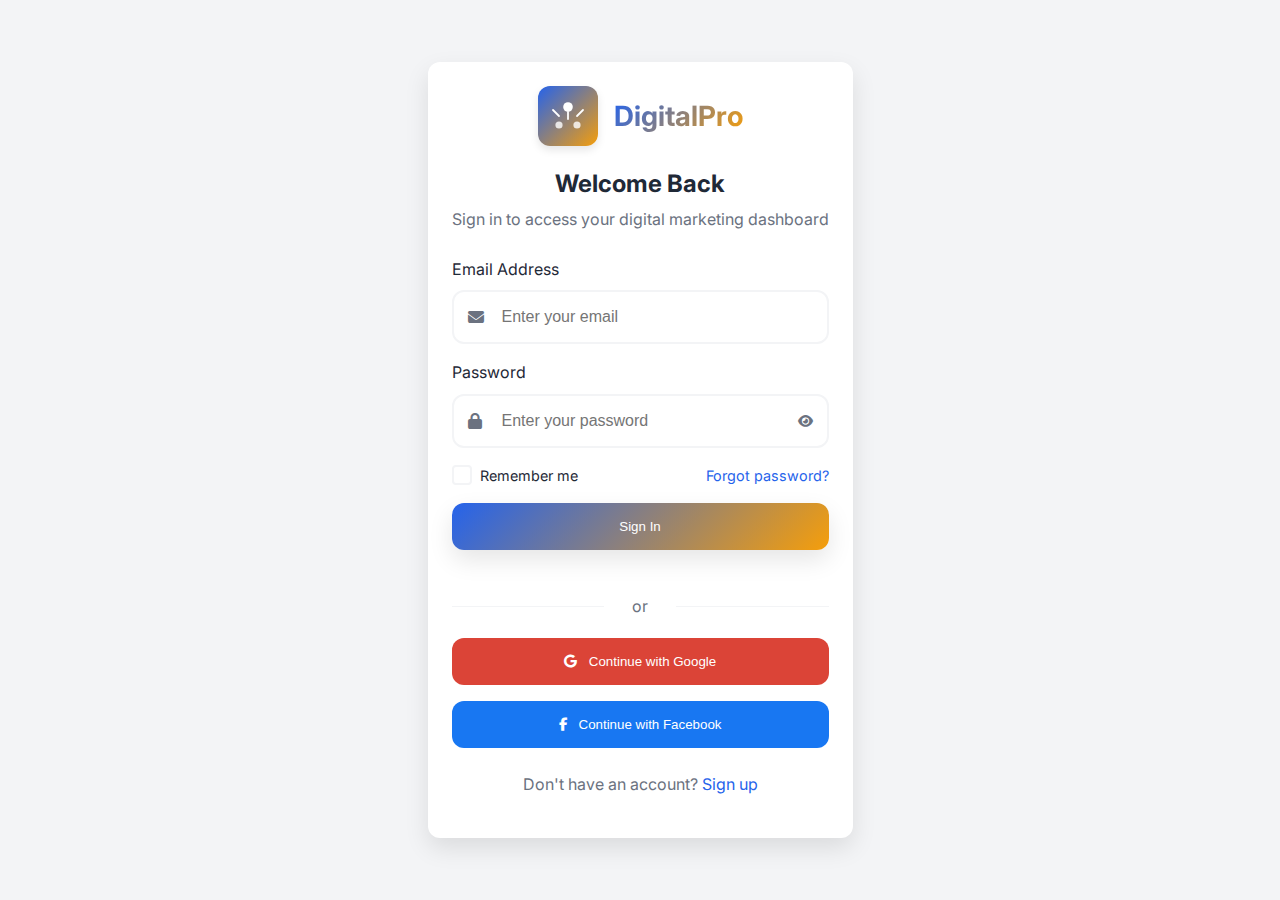
<file: login.html>
<!DOCTYPE html>
<html lang="en">
<head>
    <meta charset="UTF-8">
    <meta name="viewport" content="width=device-width, initial-scale=1.0">
    <title>Login - Digital Marketing Client Portal</title>
    <link rel="icon" type="image/svg+xml" href="favicon.svg">
    <meta name="description" content="Access your digital marketing dashboard and track your campaign performance.">
    
    <!-- Fonts -->
    <link href="https://fonts.googleapis.com/css2?family=Inter:wght@300;400;500;600;700;800&display=swap" rel="stylesheet">
    
    <!-- Font Awesome -->
    <link rel="stylesheet" href="https://cdnjs.cloudflare.com/ajax/libs/font-awesome/6.4.0/css/all.min.css">
    
    <!-- Styles -->
    <link rel="stylesheet" href="style.css">
</head>
<body class="auth-page">
    <!-- Login Section -->
    <section class="auth-section">
        <div class="container">
            <div class="auth-container">
                <div class="auth-card">
                    <div class="auth-brand">
                        <a href="index.html" style="display: flex; align-items: center; gap: 1rem; text-decoration: none;">
                            <img src="favicon.svg" alt="DigitalPro Logo" class="auth-logo">
                            <h2 class="auth-brand-name">DigitalPro</h2>
                        </a>
                    </div>
                    
                    <div class="auth-header">
                        <h1>Welcome Back</h1>
                        <p>Sign in to access your digital marketing dashboard</p>
                    </div>
                    
                    <form id="loginForm" class="auth-form">
                        <div class="form-group">
                            <label for="email" class="form-label">Email Address</label>
                            <div class="input-group">
                                <i class="fas fa-envelope input-icon"></i>
                                <input type="email" id="email" name="email" class="form-input" placeholder="Enter your email" required>
                            </div>
                        </div>
                        
                        <div class="form-group">
                            <label for="password" class="form-label">Password</label>
                            <div class="input-group">
                                <i class="fas fa-lock input-icon"></i>
                                <input type="password" id="password" name="password" class="form-input" placeholder="Enter your password" required>
                                <button type="button" class="password-toggle" onclick="togglePassword()">
                                    <i class="fas fa-eye"></i>
                                </button>
                            </div>
                        </div>
                        
                        <div class="form-options">
                            <label class="checkbox-label">
                                <input type="checkbox" name="remember" value="yes">
                                <span class="checkmark"></span>
                                Remember me
                            </label>
                            <a href="#" class="forgot-password">Forgot password?</a>
                        </div>
                        
                        <button type="submit" class="btn btn-primary auth-btn">
                            Sign In
                        </button>
                        
                        <div class="auth-divider">
                            <span>or</span>
                        </div>
                        
                        <button type="button" class="btn btn-social google-btn">
                            <i class="fab fa-google"></i>
                            Continue with Google
                        </button>
                        
                        <button type="button" class="btn btn-social facebook-btn">
                            <i class="fab fa-facebook-f"></i>
                            Continue with Facebook
                        </button>
                    </form>
                    
                    <div class="auth-footer">
                        <p>Don't have an account? <a href="register.html">Sign up</a></p>
                    </div>
                </div>
            </div>
        </div>
    </section>

    <!-- Scripts -->
    <script src="script.js"></script>
    
    <script>
        // Login page functionality
        document.addEventListener('DOMContentLoaded', function() {
            const loginForm = document.getElementById('loginForm');
            
            if (loginForm) {
                loginForm.addEventListener('submit', function(e) {
                    e.preventDefault();
                    
                    const email = this.querySelector('#email').value;
                    const password = this.querySelector('#password').value;
                    
                    // Show loading state
                    const submitBtn = this.querySelector('button[type="submit"]');
                    const originalText = submitBtn.innerHTML;
                    submitBtn.innerHTML = '<span class="loading"></span> Signing in...';
                    submitBtn.disabled = true;
                    
                    // Simulate login process
                    setTimeout(() => {
                        // Mock authentication - in real app, this would validate credentials
                        if (email && password) {
                            // Store user session
                            localStorage.setItem('currentUser', JSON.stringify({
                                id: 1,
                                email: email,
                                name: 'John Doe',
                                role: 'client'
                            }));
                            
                            // Redirect to dashboard
                            window.location.href = 'dashboard.html';
                        } else {
                            // Show error
                            alert('Please enter both email and password.');
                            submitBtn.innerHTML = originalText;
                            submitBtn.disabled = false;
                        }
                    }, 1500);
                });
            }
            
            // Social login buttons
            document.querySelectorAll('.btn-social').forEach(btn => {
                btn.addEventListener('click', function() {
                    alert('Social login integration would be implemented here.');
                });
            });
            
            // Forgot password
            document.querySelector('.forgot-password').addEventListener('click', function(e) {
                e.preventDefault();
                alert('Password reset functionality would be implemented here.');
            });
        });
        
        // Password toggle functionality
        function togglePassword() {
            const passwordInput = document.getElementById('password');
            const toggleBtn = document.querySelector('.password-toggle i');
            
            if (passwordInput.type === 'password') {
                passwordInput.type = 'text';
                toggleBtn.classList.remove('fa-eye');
                toggleBtn.classList.add('fa-eye-slash');
            } else {
                passwordInput.type = 'password';
                toggleBtn.classList.remove('fa-eye-slash');
                toggleBtn.classList.add('fa-eye');
            }
        }
    </script>
</body>
</html>
</file>
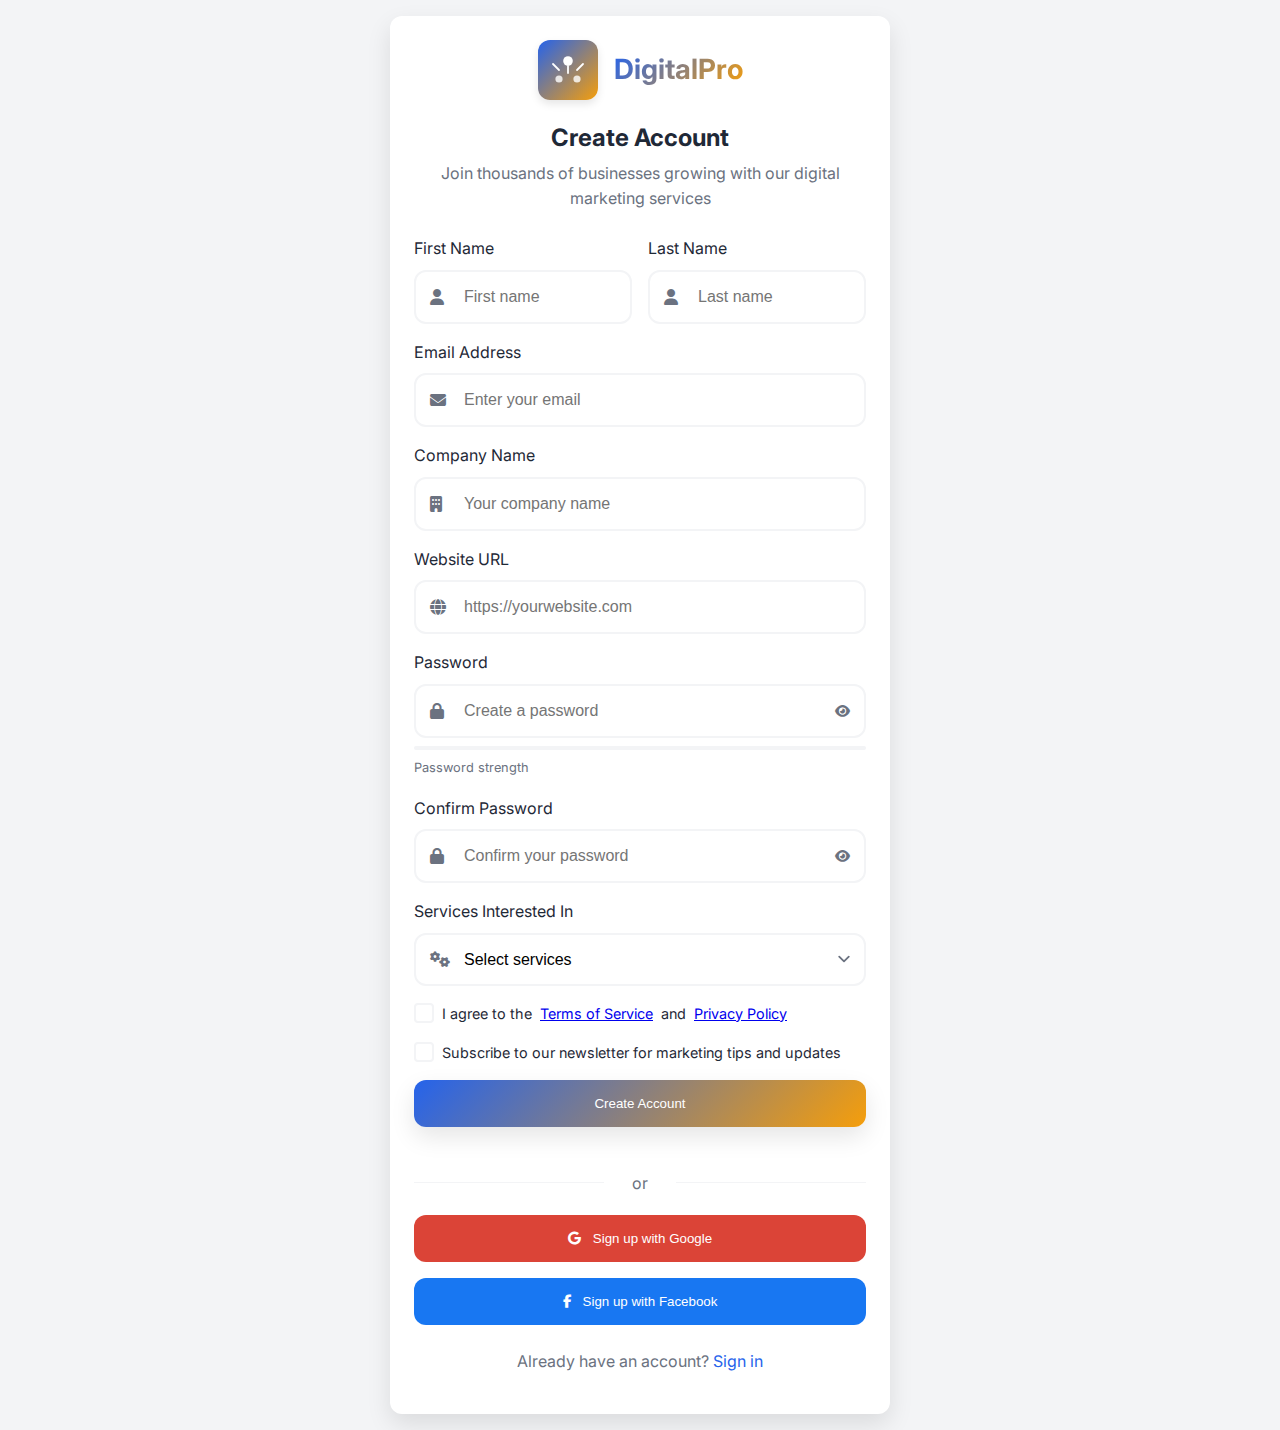
<file: register.html>
<!DOCTYPE html>
<html lang="en">
<head>
    <meta charset="UTF-8">
    <meta name="viewport" content="width=device-width, initial-scale=1.0">
    <title>Register - Create Your Digital Marketing Account</title>
    <link rel="icon" type="image/svg+xml" href="favicon.svg">
    <meta name="description" content="Create your account to access our digital marketing dashboard and track your campaign performance.">
    
    <!-- Fonts -->
    <link href="https://fonts.googleapis.com/css2?family=Inter:wght@300;400;500;600;700;800&display=swap" rel="stylesheet">
    
    <!-- Font Awesome -->
    <link rel="stylesheet" href="https://cdnjs.cloudflare.com/ajax/libs/font-awesome/6.4.0/css/all.min.css">
    
    <!-- Styles -->
    <link rel="stylesheet" href="style.css">
</head>
<body class="auth-page">
    <!-- Register Section -->
    <section class="auth-section">
        <div class="container">
            <div class="auth-container">
                <div class="auth-card">
                    <div class="auth-brand">
                        <a href="index.html" style="display: flex; align-items: center; gap: 1rem; text-decoration: none;">
                            <img src="favicon.svg" alt="DigitalPro Logo" class="auth-logo">
                            <h2 class="auth-brand-name">DigitalPro</h2>
                        </a>
                    </div>
                    
                    <div class="auth-header">
                        <h1>Create Account</h1>
                        <p>Join thousands of businesses growing with our digital marketing services</p>
                    </div>
                    
                    <form id="registerForm" class="auth-form">
                        <div class="form-row">
                            <div class="form-group">
                                <label for="firstName" class="form-label">First Name</label>
                                <div class="input-group">
                                    <i class="fas fa-user input-icon"></i>
                                    <input type="text" id="firstName" name="firstName" class="form-input" placeholder="First name" required>
                                </div>
                            </div>
                            
                            <div class="form-group">
                                <label for="lastName" class="form-label">Last Name</label>
                                <div class="input-group">
                                    <i class="fas fa-user input-icon"></i>
                                    <input type="text" id="lastName" name="lastName" class="form-input" placeholder="Last name" required>
                                </div>
                            </div>
                        </div>
                        
                        <div class="form-group">
                            <label for="email" class="form-label">Email Address</label>
                            <div class="input-group">
                                <i class="fas fa-envelope input-icon"></i>
                                <input type="email" id="email" name="email" class="form-input" placeholder="Enter your email" required>
                            </div>
                        </div>
                        
                        <div class="form-group">
                            <label for="company" class="form-label">Company Name</label>
                            <div class="input-group">
                                <i class="fas fa-building input-icon"></i>
                                <input type="text" id="company" name="company" class="form-input" placeholder="Your company name" required>
                            </div>
                        </div>
                        
                        <div class="form-group">
                            <label for="website" class="form-label">Website URL</label>
                            <div class="input-group">
                                <i class="fas fa-globe input-icon"></i>
                                <input type="url" id="website" name="website" class="form-input" placeholder="https://yourwebsite.com">
                            </div>
                        </div>
                        
                        <div class="form-group">
                            <label for="password" class="form-label">Password</label>
                            <div class="input-group">
                                <i class="fas fa-lock input-icon"></i>
                                <input type="password" id="password" name="password" class="form-input" placeholder="Create a password" required>
                                <button type="button" class="password-toggle" onclick="togglePassword('password')">
                                    <i class="fas fa-eye"></i>
                                </button>
                            </div>
                            <div class="password-strength">
                                <div class="strength-bar">
                                    <div class="strength-fill"></div>
                                </div>
                                <span class="strength-text">Password strength</span>
                            </div>
                        </div>
                        
                        <div class="form-group">
                            <label for="confirmPassword" class="form-label">Confirm Password</label>
                            <div class="input-group">
                                <i class="fas fa-lock input-icon"></i>
                                <input type="password" id="confirmPassword" name="confirmPassword" class="form-input" placeholder="Confirm your password" required>
                                <button type="button" class="password-toggle" onclick="togglePassword('confirmPassword')">
                                    <i class="fas fa-eye"></i>
                                </button>
                            </div>
                        </div>
                        
                        <div class="form-group">
                            <label for="services" class="form-label">Services Interested In</label>
                            <div class="input-group">
                                <i class="fas fa-cogs input-icon"></i>
                                <select id="services" name="services" class="form-input form-select">
                                    <option value="">Select services</option>
                                    <option value="seo">SEO Optimization</option>
                                    <option value="ppc">PPC Advertising</option>
                                    <option value="social">Social Media Marketing</option>
                                    <option value="content">Content Marketing</option>
                                    <option value="email">Email Marketing</option>
                                    <option value="web-design">Web Design & Development</option>
                                    <option value="full-service">Full Service Package</option>
                                </select>
                            </div>
                        </div>
                        
                        <div class="form-options">
                            <label class="checkbox-label">
                                <input type="checkbox" name="terms" value="yes" required>
                                <span class="checkmark"></span>
                                I agree to the <a href="#" target="_blank">Terms of Service</a> and <a href="#" target="_blank">Privacy Policy</a>
                            </label>
                        </div>
                        
                        <div class="form-options">
                            <label class="checkbox-label">
                                <input type="checkbox" name="newsletter" value="yes">
                                <span class="checkmark"></span>
                                Subscribe to our newsletter for marketing tips and updates
                            </label>
                        </div>
                        
                        <button type="submit" class="btn btn-primary auth-btn">
                            Create Account
                        </button>
                        
                        <div class="auth-divider">
                            <span>or</span>
                        </div>
                        
                        <button type="button" class="btn btn-social google-btn">
                            <i class="fab fa-google"></i>
                            Sign up with Google
                        </button>
                        
                        <button type="button" class="btn btn-social facebook-btn">
                            <i class="fab fa-facebook-f"></i>
                            Sign up with Facebook
                        </button>
                    </form>
                    
                    <div class="auth-footer">
                        <p>Already have an account? <a href="login.html">Sign in</a></p>
                    </div>
                </div>
            </div>
        </div>
    </section>

    <!-- Scripts -->
    <script src="script.js"></script>
    
    <script>
        // Register page functionality
        document.addEventListener('DOMContentLoaded', function() {
            const registerForm = document.getElementById('registerForm');
            const passwordInput = document.getElementById('password');
            const confirmPasswordInput = document.getElementById('confirmPassword');
            
            // Password strength indicator
            if (passwordInput) {
                passwordInput.addEventListener('input', function() {
                    updatePasswordStrength(this.value);
                });
            }
            
            // Confirm password validation
            if (confirmPasswordInput) {
                confirmPasswordInput.addEventListener('input', function() {
                    validatePasswordMatch();
                });
            }
            
            if (registerForm) {
                registerForm.addEventListener('submit', function(e) {
                    e.preventDefault();
                    
                    // Validate form
                    if (!validateForm()) {
                        return;
                    }
                    
                    // Get form data
                    const formData = new FormData(this);
                    const data = Object.fromEntries(formData);
                    
                    // Show loading state
                    const submitBtn = this.querySelector('button[type="submit"]');
                    const originalText = submitBtn.innerHTML;
                    submitBtn.innerHTML = '<span class="loading"></span> Creating account...';
                    submitBtn.disabled = true;
                    
                    // Simulate registration process
                    setTimeout(() => {
                        // Mock successful registration
                        alert('Account created successfully! You can now sign in.');
                        
                        // Redirect to login page
                        window.location.href = 'login.html';
                    }, 2000);
                });
            }
            
            // Social registration buttons
            document.querySelectorAll('.btn-social').forEach(btn => {
                btn.addEventListener('click', function() {
                    alert('Social registration integration would be implemented here.');
                });
            });
        });
        
        // Password strength checker
        function updatePasswordStrength(password) {
            const strengthBar = document.querySelector('.strength-fill');
            const strengthText = document.querySelector('.strength-text');
            
            // Hide strength indicator if password is empty
            if (!password || password.length === 0) {
                strengthBar.style.width = '0';
                strengthText.textContent = 'Password strength';
                return;
            }
            
            let strength = 0;
            let strengthLabel = '';
            
            if (password.length >= 8) strength += 1;
            if (/[a-z]/.test(password)) strength += 1;
            if (/[A-Z]/.test(password)) strength += 1;
            if (/[0-9]/.test(password)) strength += 1;
            if (/[^A-Za-z0-9]/.test(password)) strength += 1;
            
            switch (strength) {
                case 0:
                case 1:
                    strengthLabel = 'Very Weak';
                    strengthBar.style.width = '20%';
                    strengthBar.style.backgroundColor = '#ef4444';
                    break;
                case 2:
                    strengthLabel = 'Weak';
                    strengthBar.style.width = '40%';
                    strengthBar.style.backgroundColor = '#f59e0b';
                    break;
                case 3:
                    strengthLabel = 'Fair';
                    strengthBar.style.width = '60%';
                    strengthBar.style.backgroundColor = '#f59e0b';
                    break;
                case 4:
                    strengthLabel = 'Good';
                    strengthBar.style.width = '80%';
                    strengthBar.style.backgroundColor = '#10b981';
                    break;
                case 5:
                    strengthLabel = 'Strong';
                    strengthBar.style.width = '100%';
                    strengthBar.style.backgroundColor = '#10b981';
                    break;
            }
            
            strengthText.textContent = strengthLabel;
        }
        
        // Password match validation
        function validatePasswordMatch() {
            const password = document.getElementById('password').value;
            const confirmPassword = document.getElementById('confirmPassword').value;
            const confirmInput = document.getElementById('confirmPassword');
            
            if (confirmPassword && password !== confirmPassword) {
                confirmInput.style.borderColor = '#ef4444';
                return false;
            } else {
                confirmInput.style.borderColor = '#10b981';
                return true;
            }
        }
        
        // Form validation
        function validateForm() {
            const password = document.getElementById('password').value;
            const confirmPassword = document.getElementById('confirmPassword').value;
            const terms = document.querySelector('input[name="terms"]').checked;
            
            if (password !== confirmPassword) {
                alert('Passwords do not match.');
                return false;
            }
            
            if (!terms) {
                alert('Please accept the Terms of Service and Privacy Policy.');
                return false;
            }
            
            return true;
        }
        
        // Password toggle functionality
        function togglePassword(fieldId) {
            const passwordInput = document.getElementById(fieldId);
            const toggleBtn = document.querySelector(`#${fieldId}`).parentElement.querySelector('.password-toggle i');
            
            if (passwordInput.type === 'password') {
                passwordInput.type = 'text';
                toggleBtn.classList.remove('fa-eye');
                toggleBtn.classList.add('fa-eye-slash');
            } else {
                passwordInput.type = 'password';
                toggleBtn.classList.remove('fa-eye-slash');
                toggleBtn.classList.add('fa-eye');
            }
        }
    </script>
</body>
</html>
</file>
<file: style.css>
/* ===== GLOBAL STYLES ===== */
* {
  margin: 0;
  padding: 0;
  box-sizing: border-box;
}

:root {
  --primary: #2563eb;
  --primary-dark: #1d4ed8;
  --secondary: #f59e0b;
  --accent: #10b981;
  --dark: #1f2937;
  --gray: #6b7280;
  --light-gray: #f3f4f6;
  --white: #ffffff;
  --gradient: linear-gradient(135deg, var(--primary) 0%, var(--secondary) 100%);
  --shadow: 0 10px 25px rgba(0, 0, 0, 0.1);
  --shadow-hover: 0 20px 40px rgba(0, 0, 0, 0.15);
  --border-radius: 12px;
  --transition: all 0.3s cubic-bezier(0.4, 0, 0.2, 1);
}

html {
  scroll-behavior: smooth;
  scroll-padding-top: 80px;
}

body {
  font-family: 'Inter', -apple-system, BlinkMacSystemFont, 'Segoe UI', Roboto, sans-serif;
  line-height: 1.6;
  color: var(--dark);
  background-color: var(--white);
  overflow-x: hidden;
  scrollbar-gutter: stable;
}

/* ===== TYPOGRAPHY ===== */
h1, h2, h3, h4, h5, h6 {
  
  line-height: 1.2;
  margin-bottom: 1rem;
}

h1 { font-size: 3.5rem; }
h2 { font-size: 2.5rem; }
h3 { font-size: 2rem; }
h4 { font-size: 1.5rem; }
h5 { font-size: 1.25rem; }
h6 { font-size: 1rem; }

p {
  margin-bottom: 1rem;
  color: var(--gray);
}

/* ===== UTILITY CLASSES ===== */
.container {
  max-width: 1200px;
  margin: 0 auto;
  padding: 0 2rem;
}

.text-center { text-align: center; }
.text-gradient {
  background: var(--gradient);
  -webkit-background-clip: text;
  -webkit-text-fill-color: transparent;
  background-clip: text;
}

.btn {
  display: inline-flex;
  align-items: center;
  gap: 0.5rem;
  padding: 1rem 2rem;
  border: none;
  border-radius: var(--border-radius);
  
  text-decoration: none;
  cursor: pointer;
  transition: var(--transition);
  position: relative;
  overflow: hidden;
}

.btn-primary {
  background: var(--gradient);
  color: var(--white);
  box-shadow: var(--shadow);
}

.btn-primary:hover {
  transform: translateY(-2px);
  box-shadow: var(--shadow-hover);
}

.btn-secondary {
  background: rgba(255, 255, 255, 0.9);
  color: var(--primary);
  border: 2px solid var(--primary);
}

.btn-secondary:hover {
  background: var(--white);
  color: var(--primary);
  transform: translateY(-2px);
  box-shadow: 0 8px 20px rgba(37, 99, 235, 0.3);
}

.btn-accent {
  background: var(--accent);
  color: var(--white);
}

.btn-accent:hover {
  background: #059669;
  transform: translateY(-2px);
}

/* Learn More Links - Hyperlink Style */
.learn-more-link {
  color: var(--primary);
  text-decoration: none;
  
  display: inline-flex;
  align-items: center;
  gap: 0.5rem;
  transition: var(--transition);
  margin-top: 1rem;
}

.learn-more-link:hover {
  color: var(--primary-dark);
  text-decoration: underline;
}

.learn-more-link i {
  transition: var(--transition);
  font-size: 0.9rem;
}

.learn-more-link:hover i {
  transform: translateX(3px);
}

/* ===== ANIMATIONS ===== */
@keyframes fadeInUp {
  from {
    opacity: 0;
    transform: translateY(30px);
  }
  to {
    opacity: 1;
    transform: translateY(0);
  }
}

@keyframes fadeInLeft {
  from {
    opacity: 0;
    transform: translateX(-30px);
  }
  to {
    opacity: 1;
    transform: translateX(0);
  }
}

@keyframes fadeInRight {
  from {
    opacity: 0;
    transform: translateX(30px);
  }
  to {
    opacity: 1;
    transform: translateX(0);
  }
}

@keyframes float {
  0%, 100% { transform: translateY(0px); }
  50% { transform: translateY(-10px); }
}

@keyframes pulse {
  0%, 100% { transform: scale(1); }
  50% { transform: scale(1.05); }
}

.animate-fadeInUp {
  animation: fadeInUp 0.8s ease-out;
}

/* Ensure hero content is visible on page load */
.hero-content,
.hero-text,
.hero-image {
  opacity: 1 !important;
  visibility: visible !important;
}

.animate-fadeInLeft {
  animation: fadeInLeft 0.8s ease-out;
}

.animate-fadeInRight {
  animation: fadeInRight 0.8s ease-out;
}

.animate-float {
  animation: float 3s ease-in-out infinite;
}

.animate-pulse {
  animation: pulse 2s ease-in-out infinite;
}

/* ===== HEADER ===== */
.header {
  position: fixed;
  top: 0;
  left: 0;
  right: 0;
  background: rgba(255, 255, 255, 0.95);
  backdrop-filter: blur(10px);
  border-bottom: 1px solid rgba(0, 0, 0, 0.1);
  z-index: 1000;
  transition: var(--transition);
  padding-right: calc(100vw - 100%);
}

.header.scrolled {
  background: rgba(255, 255, 255, 0.98);
  box-shadow: var(--shadow);
}

.nav {
  display: flex;
  align-items: center;
  justify-content: space-between;
  padding: 0.5rem 0;
}

.logo {
  display: flex;
  align-items: center;
  gap: 0.5rem;
  font-size: 1.5rem;
  font-weight: 800;
  color: var(--primary);
  text-decoration: none;
}

.logo img {
  width: 40px;
  height: 40px;
  border-radius: 8px;
}

.nav-links {
  display: flex;
  list-style: none;
  gap: 2rem;
  align-items: center;
}

.nav-links a {
  color: var(--dark);
  text-decoration: none;
  
  transition: var(--transition);
  position: relative;
}

.nav-links a:hover {
  color: var(--primary);
}

.nav-links a::after {
  content: '';
  position: absolute;
  bottom: -5px;
  left: 0;
  width: 0;
  height: 2px;
  background: var(--gradient);
  transition: var(--transition);
}

.nav-links a:hover::after {
  width: 100%;
}

.nav-toggle {
  display: none;
  flex-direction: column;
  gap: 4px;
  background: none;
  border: none;
  cursor: pointer;
}

.nav-toggle span {
  width: 25px;
  height: 3px;
  background: var(--dark);
  border-radius: 2px;
  transition: var(--transition);
}

.nav-toggle.active span:nth-child(1) {
  transform: rotate(45deg) translate(6px, 6px);
}

.nav-toggle.active span:nth-child(2) {
  opacity: 0;
}

.nav-toggle.active span:nth-child(3) {
  transform: rotate(-45deg) translate(6px, -6px);
}

/* ===== HERO SECTION ===== */
.hero {
  margin-top: 40px;
  min-height: 100vh;
  display: flex;
  align-items: center;
  background: linear-gradient(135deg, #667eea 0%, #764ba2 100%);
  position: relative;
  overflow: hidden;
}

.hero::before {
  margin-top: -50px;
  content: '';
  position: absolute;
  top: 0;
  left: 0;
  right: 0;
  bottom: 0;
  background: url('data:image/svg+xml,<svg xmlns="http://www.w3.org/2000/svg" viewBox="0 0 1000 1000"><defs><radialGradient id="a" cx="50%" cy="50%"><stop offset="0%" stop-color="%23ffffff" stop-opacity="0.1"/><stop offset="100%" stop-color="%23ffffff" stop-opacity="0"/></radialGradient></defs><circle cx="200" cy="200" r="100" fill="url(%23a)"/><circle cx="800" cy="300" r="150" fill="url(%23a)"/><circle cx="400" cy="700" r="120" fill="url(%23a)"/></svg>');
  animation: float 20s ease-in-out infinite;
}

.hero-content {
  display: grid;
  grid-template-columns: 1fr 1fr;
  gap: 4rem;
  align-items: center;
  position: relative;
  z-index: 2;
}

.hero-text h1 {
  color: var(--white);
  margin-bottom: 1.5rem;
  font-size: 3.5rem;
  line-height: 1.1;
}

.hero-text p {
  color: rgba(255, 255, 255, 0.9);
  font-size: 1.2rem;
  margin-bottom: 2rem;
  line-height: 1.6;
}

.hero-buttons {
  display: flex;
  gap: 1rem;
  flex-wrap: wrap;
}

.hero-buttons .btn-primary,
.hero-buttons .btn-secondary {
  box-shadow: 0 4px 12px rgba(0, 0, 0, 0.15);
}

.hero-buttons .btn-primary:hover {
  transform: translateY(-2px);
  box-shadow: 0 8px 24px rgba(0, 0, 0, 0.25);
}

.hero-buttons .btn-secondary:hover {
  background: var(--white);
  color: var(--primary);
  transform: translateY(-2px);
  box-shadow: 0 8px 24px rgba(37, 99, 235, 0.4);
}

.hero-image {
  position: relative;
  display: flex;
  flex-direction: column;
  align-items: center;
}

.hero-image img {
  width: 100%;
  max-width: 500px;
  height: auto;
  border-radius: var(--border-radius);
  box-shadow: var(--shadow-hover);
  animation: float 6s ease-in-out infinite;
  margin-bottom: 0;
}

.hero-stats {
  position: relative;
  margin-top: 1rem;
  display: flex;
  gap: 2rem;
  background: var(--white);
  padding:0.5rem 1rem;
  padding-bottom: 10px;
  padding-top: 10px;

  border-radius: var(--border-radius);
  box-shadow: var(--shadow);
  width: 110%;
  max-width: 500px;
  justify-content: space-around;
}

.hero-stats .stat {
  text-align: center;
}

.hero-stats .stat-number {
  font-size: 1.75rem;

  color: var(--primary);
  display: block;
  margin-bottom: 0.5rem;
  white-space: nowrap;
  letter-spacing: 1px;
  min-width: fit-content;
  word-spacing: 0.5px;
}

/* Company Stats Section */
.company-stats {
  display: flex;
  gap: 1.5rem;
  margin-top: 3rem;
  margin-bottom: 3rem;
  flex-wrap: wrap;
}

.company-stats .stat {
  flex: 1;
  min-width: 150px;
  text-align: center;
  padding: 1.5rem 1rem;
  background: var(--light-gray);
  border-radius: 12px;
  transition: var(--transition);
  display: flex;
  flex-direction: column;
  align-items: center;
  justify-content: center;
}

.company-stats .stat:hover {
  transform: translateY(-5px);
  background: var(--white);
  box-shadow: var(--shadow);
}

.company-stats .stat-number {
  display: block;
  font-size: 2.5rem;
  
  color: var(--primary);
  margin-bottom: 1rem;
  white-space: nowrap;
  letter-spacing: 0.5px;
  text-align: center;
  width: 100%;
}

.company-stats .stat-label {
  display: block;
  font-size: 0.95rem;
  color: var(--gray);
  text-transform: uppercase;
  letter-spacing: 0.5px;
  text-align: center;
  width: 100%;
  word-wrap: break-word;
}

@media (max-width: 768px) {
  .company-stats {
    flex-direction: column;
    gap: 1.5rem;
  }
}

.hero-stats .stat-label {
  font-size: 0.75rem;
  color: var(--gray);
  text-transform: uppercase;
  letter-spacing: 0.5px;
}

/* ===== SECTIONS ===== */
.section {
  padding: 5rem 0;
}

.section-header {
  text-align: center;
  margin-bottom: 4rem;
}

.section-title {
  margin-bottom: 1rem;
}

.section-subtitle {
  font-size: 1.1rem;
  color: #374151;
  max-width: 600px;
  margin: 0 auto;
}

/* ===== CARDS ===== */
.card {
  background: var(--white);
  border-radius: var(--border-radius);
  padding: 2rem;
  box-shadow: var(--shadow);
  transition: var(--transition);
  border: 1px solid rgba(0, 0, 0, 0.05);
  display: flex;
  flex-direction: column;
  height: 100%;
  text-align: center;
}

.card:hover {
  transform: translateY(-5px);
  box-shadow: var(--shadow-hover);
}

.card-icon {
  width: 60px;
  height: 60px;
  background: var(--gradient);
  border-radius: 50%;
  display: flex;
  align-items: center;
  justify-content: center;
  margin: 0 auto 1.5rem auto;
  font-size: 1.5rem;
  color: var(--white);
  flex-shrink: 0;
}

.card h3 {
  text-align: center;
  margin-bottom: 1rem;
  color: var(--dark);
}

.card p {
  text-align: center;
  color: var(--gray);
  line-height: 1.6;
  flex-grow: 1;
}

.card-title {
  margin-bottom: 1rem;
  color: var(--dark);
}

.card-description {
  color: var(--gray);
  line-height: 1.6;
}

.achievement-card {
  display: flex;
  flex-direction: column;
  min-height: 100%;
  height: 100%;
}

.achievement-card h3 {
  margin-bottom: 1rem;
  color: var(--dark);
}

.achievement-card p {
  color: var(--gray);
  line-height: 1.6;
}

/* ===== GRID LAYOUTS ===== */
.grid-2 {
  display: grid;
  grid-template-columns: repeat(auto-fit, minmax(300px, 1fr));
  gap: 2rem;
  align-items: stretch;
}

.grid-2.values-grid {
  grid-template-columns: repeat(2, 1fr);
  gap: 2rem;
  max-width: 1000px;
  margin: 0 auto;
}

.value-item {
  display: flex;
  gap: 1.5rem;
  align-items: flex-start;
  background: var(--white);
  padding: 1.5rem;
  border-radius: var(--border-radius);
  box-shadow: var(--shadow);
  transition: var(--transition);
  height: 100%;
}

.value-item:hover {
  transform: translateY(-5px);
  box-shadow: var(--shadow-hover);
}

.value-icon {
  width: 50px;
  height: 50px;
  min-width: 50px;
  display: flex;
  align-items: center;
  justify-content: center;
  font-size: 1.5rem;
  color: var(--primary);
}

.value-content h3 {
  margin-bottom: 0.75rem;
  color: var(--dark);
}

.value-content p {
  color: var(--gray);
  line-height: 1.6;
  margin: 0;
}

/* Our Story Section Alignment */
.our-story-content {
  display: flex;
  flex-direction: column;
  text-align: left;
  color: var(--dark);
}

.our-story-content h2 {
  text-align: left;
  margin-bottom: 1.5rem;
  color: var(--dark);
}

.our-story-content p {
  text-align: left;
  line-height: 1.8;
  color: var(--dark);
}

.our-story-content ul {
  color: var(--dark);
}

.our-story-content li {
  color: var(--dark);
}

.our-story-image {
  display: flex;
  align-items: start;
  padding-top: 5rem;
  min-height: 500px;
}

.our-story-image img {
  width: 100%;
  min-height: 500px;
}

/* Testimonials Grid for Homepage */
.testimonials-grid-home {
  display: grid;
  grid-template-columns: repeat(auto-fit, minmax(300px, 1fr));
  gap: 2rem;
  margin-bottom: 2rem;
}

.testimonial-rating {
  display: flex;
  gap: 0.25rem;
  margin-bottom: 1rem;
  color: #fbbf24;
}

.testimonial-rating i {
  font-size: 0.9rem;
}

/* Success Stories Grid */
.success-stories-grid {
  display: grid;
  grid-template-columns: repeat(auto-fit, minmax(280px, 1fr));
  gap: 2rem;
  margin-bottom: 2rem;
}

.success-stories-grid .case-study-card {
  padding: 1.5rem;
  display: flex;
  flex-direction: column;
}

.success-stories-grid .case-study-stats {
  display: flex;
  justify-content: space-between;
  gap: 1rem;
  margin-top: auto;
  padding-top: 1.5rem;
  border-top: 1px solid var(--light-gray);
}

.success-stories-grid .case-study-stats .stat-item {
  flex: 1;
  text-align: left;
  display: flex;
  flex-direction: column;
}

.success-stories-grid .case-study-stats .stat-item .stat-number {
  margin-bottom: 0.25rem;
  color: var(--primary);
}

.success-stories-grid .case-study-stats .stat-item .stat-label {
  color: var(--gray);
  font-size: 0.85rem;
}

.grid-3 {
  display: grid;
  grid-template-columns: repeat(auto-fit, minmax(280px, 1fr));
  gap: 2rem;
  align-items: stretch;
}

.addon-card {
  display: flex;
  flex-direction: column;
  min-height: 380px;
}

.addon-card p {
  flex-grow: 1;
  margin-bottom: 1.5rem;
}

.addon-price {
  font-size: 1.25rem;
  color: var(--primary);
  margin-bottom: 1.5rem;
  padding: 0.5rem 0;
}

.addon-card .btn {
  margin-top: auto;
  justify-content: center;
  padding: 1rem 2.5rem;
  width: fit-content;
  margin-left: auto;
  margin-right: auto;
}

.grid-4 {
  display: grid;
  grid-template-columns: repeat(auto-fit, minmax(250px, 1fr));
  gap: 2rem;
}

/* Pricing Toggle Styles */
.pricing-toggle-container {
  margin: 3rem 0;
}

.pricing-toggle {
  display: inline-flex;
  align-items: center;
  gap: 1rem;
  background: var(--white);
  padding: 0.75rem 1.5rem;
  border-radius: 50px;
  box-shadow: 0 4px 12px rgba(0, 0, 0, 0.1);
  transition: var(--transition);
}

.pricing-toggle:hover {
  box-shadow: 0 6px 20px rgba(0, 0, 0, 0.15);
}

.toggle-label {
  font-size: 1rem;
  color: var(--dark);
  transition: var(--transition);
}

.toggle-switch {
  position: relative;
  display: inline-block;
  width: 60px;
  height: 30px;
  cursor: pointer;
}

.toggle-switch input {
  opacity: 0;
  width: 0;
  height: 0;
}

.slider {
  position: absolute;
  cursor: pointer;
  top: 0;
  left: 0;
  right: 0;
  bottom: 0;
  background-color: #ccc;
  transition: 0.4s;
  border-radius: 30px;
}

.slider:before {
  position: absolute;
  content: "";
  height: 22px;
  width: 22px;
  left: 4px;
  bottom: 4px;
  background-color: white;
  transition: 0.4s;
  border-radius: 50%;
}

input:checked + .slider {
  background: var(--gradient);
}

input:checked + .slider:before {
  transform: translateX(30px);
}

.discount-badge {
  background: var(--accent);
  color: var(--white);
  padding: 0.25rem 0.5rem;
  border-radius: 15px;
  font-size: 0.75rem;
  font-weight: 600;
  margin-left: 0.5rem;
}

/* ===== SERVICE CARDS ===== */
.service-card {
  background: var(--white);
  border-radius: var(--border-radius);
  padding: 2.5rem;
  text-align: center;
  box-shadow: var(--shadow);
  transition: var(--transition);
  position: relative;
  overflow: hidden;
  display: flex;
  flex-direction: column;
  height: 100%;
  min-height: 550px;
}

.service-card::before {
  content: '';
  position: absolute;
  top: 0;
  left: 0;
  right: 0;
  height: 4px;
  background: var(--gradient);
  transform: scaleX(0);
  transition: var(--transition);
}

.service-card:hover::before {
  transform: scaleX(1);
}

.service-card:hover {
  transform: translateY(-10px);
  box-shadow: var(--shadow-hover);
}

.service-icon {
  width: 80px;
  height: 80px;
  background: var(--gradient);
  border-radius: 50%;
  display: flex;
  align-items: center;
  justify-content: center;
  margin: 0 auto 1.5rem;
  font-size: 2rem;
  color: var(--white);
  transition: var(--transition);
}

.service-card:hover .service-icon {
  transform: scale(1.1);
}

.service-title {
  margin-bottom: 1rem;
  color: var(--dark);
}

.service-description {
  color: var(--gray);
  margin-bottom: 1.5rem;
  line-height: 1.6;
}

.service-features {
  list-style: none;
  margin-bottom: 2rem;
  flex-grow: 1;
}

.service-features li {
  padding: 0.5rem 0;
  color: var(--gray);
  position: relative;
  padding-left: 1.5rem;
}

.service-features li::before {
  content: '✓';
  position: absolute;
  left: 0;
  color: var(--accent);
  font-weight: bold;
}

/* ===== TESTIMONIALS ===== */
.testimonial {
  background: var(--white);
  border-radius: var(--border-radius);
  padding: 2rem;
  box-shadow: var(--shadow);
  position: relative;
  margin-bottom: 2rem;
}

.testimonial::before {
  content: '"';
  position: absolute;
  top: -10px;
  left: 20px;
  font-size: 4rem;
  color: var(--primary);
  opacity: 0.3;
}

.testimonial-text {
  font-style: italic;
  margin-bottom: 1.5rem;
  color: var(--dark);
  line-height: 1.6;
}

.testimonial-author {
  display: flex;
  align-items: center;
  gap: 1rem;
}

.author-avatar {
  width: 50px;
  height: 50px;
  border-radius: 50%;
  object-fit: cover;
  display: block;
  flex-shrink: 0;
}

.author-info h4 {
  margin-bottom: 0.25rem;
  color: var(--dark);
}

.author-info p {
  margin: 0;
  color: var(--gray);
  font-size: 0.9rem;
}

/* ===== PRICING CARDS ===== */
.pricing-grid {
  display: grid;
  grid-template-columns: repeat(3, 1fr);
  gap: 2rem;
  max-width: 1200px;
  margin: 0 auto;
  align-items: stretch;
}

.pricing-card {
  background: var(--white);
  border-radius: 16px;
  padding: 0;
  text-align: center;
  box-shadow: 0 8px 30px rgba(0, 0, 0, 0.12);
  transition: all 0.4s cubic-bezier(0.175, 0.885, 0.32, 1.275);
  position: relative;
  border: 2px solid rgba(37, 99, 235, 0.1);
  overflow: hidden;
  display: flex;
  flex-direction: column;
  height: 100%;
}

.pricing-card::before {
  content: '';
  position: absolute;
  top: 0;
  left: 0;
  right: 0;
  height: 4px;
  background: linear-gradient(90deg, var(--primary), var(--secondary));
  opacity: 0;
  transition: opacity 0.3s ease;
}

.pricing-card:hover::before {
  opacity: 1;
}

.pricing-card.featured {
  border-color: var(--primary);
  border-width: 3px;
  box-shadow: 0 12px 40px rgba(37, 99, 235, 0.25);
  transform: scale(1.02);
  background: linear-gradient(to bottom, rgba(37, 99, 235, 0.02), var(--white));
}

.pricing-card:hover {
  transform: translateY(-10px);
  box-shadow: 0 16px 50px rgba(0, 0, 0, 0.18);
}

.pricing-card.featured:hover {
  transform: scale(1.02) translateY(-10px);
  box-shadow: 0 20px 60px rgba(37, 99, 235, 0.35);
}

.pricing-badge {
  position: absolute;
  top: -12px;
  left: 50%;
  transform: translateX(-50%);
  background: linear-gradient(135deg, var(--primary), var(--secondary));
  color: var(--white);
  padding: 0.5rem 1.5rem;
  border-radius: 25px;
  font-size: 0.85rem;
  box-shadow: 0 4px 15px rgba(37, 99, 235, 0.3);
  z-index: 10;
  white-space: nowrap;
}

.pricing-header {
  padding: 2.5rem 2rem 1.5rem;
  background: linear-gradient(to bottom, rgba(37, 99, 235, 0.03), transparent);
}

.pricing-header h3 {
  font-size: 1.75rem;
  font-weight: 700;
  color: var(--dark);
  margin-bottom: 0.5rem;
}

.pricing-header p {
  color: var(--gray);
  font-size: 0.95rem;
  margin-bottom: 1.5rem;
}

.pricing-price {
  display: flex;
  align-items: baseline;
  justify-content: center;
  gap: 0.5rem;
  margin: 1.5rem 0;
}

.pricing-price .price-monthly,
.pricing-price .price-yearly {
  font-size: 3.5rem;
  color: var(--primary);
  line-height: 1;
}

.pricing-price .price-period {
  font-size: 1.1rem;
  color: var(--gray);
}

.pricing-features {
  padding: 1.5rem 2rem;
  flex-grow: 1;
  display: flex;
  flex-direction: column;
}

.pricing-features ul {
  list-style: none;
  padding: 0;
  margin: 0;
  text-align: left;
}

.pricing-features li {
  padding: 0.75rem 0;
  border-bottom: 1px solid var(--light-gray);
  color: var(--dark);
  display: flex;
  align-items: center;
  gap: 0.75rem;
  font-size: 0.95rem;
}

.pricing-features li i {
  color: var(--primary);
  font-size: 1rem;
  width: 20px;
}

.pricing-features li:last-child {
  border-bottom: none;
}

.pricing-footer {
  padding: 1.5rem 2rem 2.5rem;
  border-top: 1px solid var(--light-gray);
  background: rgba(37, 99, 235, 0.02);
}

.pricing-footer .btn {
  justify-content: center;
  padding: 1rem;
  width: fit-content;
  margin-left: auto;
  margin-right: auto;
}

/* ===== PLAN COMPARISON TABLE ===== */
.comparison-table-container {
  max-width: 1100px;
  margin: 0 auto;
  overflow-x: auto;
}

.comparison-table {
  width: 100%;
  border-collapse: collapse;
  background: var(--white);
  border-radius: var(--border-radius);
  box-shadow: var(--shadow);
  overflow: hidden;
  table-layout: fixed;
}

.comparison-table thead th {
  background: var(--light-gray);
  color: var(--dark);
  padding: 1rem 1.25rem;
}

.comparison-table tbody td,
.comparison-table tbody th {
  padding: 1rem 1.25rem;
  border-bottom: 1px solid var(--light-gray);
}

.comparison-table th:first-child,
.comparison-table td:first-child {
  text-align: left;
  width: 40%;
}

.comparison-table th:not(:first-child),
.comparison-table td:not(:first-child) {
  text-align: center;
}

.comparison-table tbody tr:nth-child(even) {
  background: rgba(37, 99, 235, 0.02);
}

.comparison-table i {
  font-size: 1rem;
}

.text-success { color: var(--accent); }
.text-danger { color: #ef4444; }

@media (max-width: 768px) {
  .comparison-table th:first-child,
  .comparison-table td:first-child { width: 55%; }
}

/* ===== FORMS ===== */
.form-group {
  margin-bottom: 1rem;
}

.form-label {
  display: block;
  margin-bottom: 0.5rem;
  
  color: var(--dark);
}

.form-input {
  width: 100%;
  padding: 1rem;
  border: 2px solid var(--light-gray);
  border-radius: var(--border-radius);
  font-size: 1rem;
  transition: var(--transition);
  background: var(--white);
}

.form-input:focus {
  outline: none;
  border-color: var(--primary);
  box-shadow: 0 0 0 3px rgba(37, 99, 235, 0.1);
}

.form-textarea {
  resize: vertical;
  min-height: 120px;
}

.form-select {
  appearance: none;
  background-image: url("data:image/svg+xml,%3csvg xmlns='http://www.w3.org/2000/svg' fill='none' viewBox='0 0 20 20'%3e%3cpath stroke='%236b7280' stroke-linecap='round' stroke-linejoin='round' stroke-width='1.5' d='m6 8 4 4 4-4'/%3e%3c/svg%3e");
  background-position: right 0.5rem center;
  background-repeat: no-repeat;
  background-size: 1.5em 1.5em;
  padding-right: 2.5rem;
}

/* ===== FOOTER ===== */
.footer {
  background: var(--dark);
  color: var(--white);
  padding: 4rem 0 2rem;
}

.footer-content {
  display: grid;
  grid-template-columns: repeat(auto-fit, minmax(250px, 1fr));
  gap: 2rem;
  margin-bottom: 2rem;
}

.footer-section h3 {
  color: var(--white);
  margin-bottom: 1rem;
  font-size: 1.125rem;
  font-weight: 600;
}

.footer-section ul {
  list-style: none;
  padding: 0;
  margin: 0;
}

.footer-section ul li {
  margin-bottom: 0.75rem;
}

.footer-section ul li a {
  display: inline-block;
  transition: var(--transition);
}

.footer-section p,
.footer-section a {
  color: rgba(255, 255, 255, 0.8);
  text-decoration: none;
  transition: var(--transition);
}

.footer-section a:hover {
  color: var(--secondary);
  text-decoration: underline;
}

.footer-bottom {
  border-top: 1px solid rgba(255, 255, 255, 0.1);
  padding-top: 2rem;
  padding-bottom: 1rem;
  text-align: center;
  color: rgba(255, 255, 255, 1);
  font-size: 1rem;
}

.footer-bottom p {
  color: rgba(255, 255, 255, 1);
  margin: 0;
}

.footer-bottom a {
  color: rgba(255, 255, 255, 1);
  text-decoration: underline;
  transition: var(--transition);
}

.footer-bottom a:hover {
  color: var(--secondary);
  text-decoration: underline;
}

.newsletter-signup {
  display: flex;
  align-items: center;
  justify-content: space-between;
  gap: 2rem;
  flex-wrap: wrap;
}

.newsletter-content {
  flex: 1;
  min-width: 300px;
}

.newsletter-form {
  display: flex;
  flex-direction: column;
  gap: 0.75rem;
}

.newsletter-form .form-input {
  background: rgba(255, 255, 255, 0.1);
  border: 1px solid rgba(255, 255, 255, 0.2);
  color: var(--white);
  padding: 0.75rem 1rem;
  width: 100%;
  border-radius: 8px;
}

.newsletter-form .form-input::placeholder {
  color: rgba(255, 255, 255, 0.6);
}

.newsletter-form .form-input:focus {
  background: rgba(255, 255, 255, 0.15);
  border-color: rgba(255, 255, 255, 0.4);
}

.newsletter-form .btn {
  width: 100%;
  margin-top: 0;
  padding: 0.75rem 1.5rem;
  white-space: nowrap;
}

.social-links {
  display: flex;
  gap: 1rem;
  margin-top: 1rem;
}

.social-links a {
  width: 40px;
  height: 40px;
  background: rgba(255, 255, 255, 0.1);
  border-radius: 50%;
  display: flex;
  align-items: center;
  justify-content: center;
  transition: var(--transition);
  color: rgba(255, 255, 255, 0.8);
}

.social-links a:hover {
  transform: translateY(-2px);
}

/* Image logos inside social links */
.social-links .social-icon {
  width: 20px;
  height: 20px;
  object-fit: contain;
  display: block;
}

.social-links a[href*="facebook"]:hover {
  background: #1877f2;
  color: white;
}

.social-links a[href*="twitter"]:hover,
.social-links a[href*="x.com"]:hover {
  background: #1da1f2;
  color: white;
}

.social-links a[href*="linkedin"]:hover {
  background: #0077b5;
  color: white;
}

.social-links a[href*="instagram"]:hover {
  background: linear-gradient(45deg, #f09433 0%, #e6683c 25%, #dc2743 50%, #cc2366 75%, #bc1888 100%);
  color: white;
}

.social-links a[href*="youtube"]:hover {
  background: #ff0000;
  color: white;
}

/* ===== RESPONSIVE DESIGN ===== */
@media (max-width: 768px) {
  .container {
    padding: 0 1rem;
  }

  .nav-links {
    display: none;
    position: absolute;
    top: 100%;
    left: 0;
    right: 0;
    background: var(--white);
    flex-direction: column;
    padding: 1rem;
    box-shadow: var(--shadow);
    border-radius: 0 0 var(--border-radius) var(--border-radius);
  }

  .nav-links.active {
    display: flex;
  }

  .nav-toggle {
    display: flex;
  }

  h1 { font-size: 2.5rem; }
  h2 { font-size: 2rem; }
  h3 { font-size: 1.5rem; }

  .hero-content {
    grid-template-columns: 1fr;
    text-align: center;
    gap: 2rem;
  }

  .hero-text h1 {
    font-size: 2.5rem;
  }

  .hero-stats {
    position: static;
    transform: none;
    margin-top: 2rem;
    flex-wrap: wrap;
  }

  .grid-2,
  .grid-3,
  .grid-4 {
    grid-template-columns: 1fr;
  }
  
  .grid-2.values-grid {
    grid-template-columns: 1fr;
  }

  .pricing-grid {
    grid-template-columns: 1fr;
    gap: 1.5rem;
  }

  .pricing-card.featured {
    transform: none;
  }

  .pricing-card.featured:hover {
    transform: translateY(-5px);
  }

  .pricing-header {
    padding: 2rem 1.5rem 1.5rem;
  }

  .pricing-features {
    padding: 1.5rem 1.5rem;
  }

  .pricing-footer {
    padding: 1.5rem 1.5rem 2rem;
  }

  .hero-buttons {
    justify-content: center;
  }
}

@media (max-width: 480px) {
  .hero-text h1 {
    font-size: 2rem;
  }

  .hero-buttons {
    flex-direction: column;
    align-items: center;
  }

  .btn {
    width: 100%;
    justify-content: center;
  }

  .hero-stats {
    flex-direction: column;
    text-align: center;
  }

  .section {
    padding: 3rem 0;
  }

  .card,
  .service-card,
  .pricing-card {
    padding: 1.5rem;
  }
}

/* ===== LOADING ANIMATION ===== */
.loading {
  display: inline-block;
  width: 20px;
  height: 20px;
  border: 3px solid rgba(255, 255, 255, 0.3);
  border-radius: 50%;
  border-top-color: var(--white);
  animation: spin 1s ease-in-out infinite;
}

@keyframes spin {
  to { transform: rotate(360deg); }
}

/* ===== SCROLL TO TOP ===== */
.scroll-to-top {
  position: fixed;
  bottom: 2rem;
  right: 2rem;
  width: 50px;
  height: 50px;
  background: var(--gradient);
  color: var(--white);
  border: none;
  border-radius: 50%;
  cursor: pointer;
  opacity: 0;
  visibility: hidden;
  transition: var(--transition);
  z-index: 1000;
}

.scroll-to-top.visible {
  opacity: 1;
  visibility: visible;
}

.scroll-to-top:hover {
  transform: translateY(-2px);
  box-shadow: var(--shadow-hover);
}

/* ===== DASHBOARD STYLES ===== */
.dashboard {
  min-height: 100vh;
  background: var(--light-gray);
  padding-top: 80px;
}

.dashboard-header {
  background: var(--white);
  padding: 2rem 0;
  border-bottom: 1px solid var(--light-gray);
  margin-bottom: 2rem;
}

.dashboard-nav {
  display: flex;
  gap: 2rem;
  margin-bottom: 2rem;
}

.dashboard-nav a {
  padding: 0.75rem 1.5rem;
  background: var(--white);
  border-radius: var(--border-radius);
  text-decoration: none;
  color: var(--dark);
  transition: var(--transition);
  border: 2px solid transparent;
}

.dashboard-nav a.active,
.dashboard-nav a:hover {
  border-color: var(--primary);
  color: var(--primary);
}

.dashboard-grid {
  display: grid;
  grid-template-columns: repeat(auto-fit, minmax(300px, 1fr));
  gap: 2rem;
  margin-bottom: 2rem;
}

.dashboard-card {
  background: var(--white);
  border-radius: var(--border-radius);
  padding: 2rem;
  box-shadow: var(--shadow);
}

.dashboard-card h3 {
  margin-bottom: 1rem;
  color: var(--dark);
}

.metric {
  display: flex;
  align-items: center;
  gap: 1rem;
  margin-bottom: 1rem;
}

.metric-icon {
  width: 40px;
  height: 40px;
  background: var(--gradient);
  border-radius: 50%;
  display: flex;
  align-items: center;
  justify-content: center;
  color: var(--white);
}

.metric-value {
  font-size: 1.5rem;
  font-weight: 700;
  color: var(--dark);
}

.metric-label {
  color: var(--gray);
  font-size: 0.9rem;
}

/* ===== UTILITY ANIMATIONS ===== */
.fade-in {
  opacity: 0;
  transform: translateY(30px);
  transition: all 0.8s ease-out;
}

.fade-in.visible {
  opacity: 1;
  transform: translateY(0);
}

.slide-in-left {
  opacity: 0;
  transform: translateX(-50px);
  transition: all 0.8s ease-out;
}

.slide-in-left.visible {
  opacity: 1;
  transform: translateX(0);
}

.slide-in-right {
  opacity: 0;
  transform: translateX(50px);
  transition: all 0.8s ease-out;
}

.slide-in-right.visible {
  opacity: 1;
  transform: translateX(0);
}

/* ===== ADDITIONAL STYLES FOR NEW COMPONENTS ===== */

/* Blog Styles */
.blog-search-container {
  max-width: 800px;
  margin: 0 auto 3rem;
}

.search-box {
  position: relative;
  margin-bottom: 2rem;
}

.search-box .form-input {
  padding-right: 60px;
}

.search-btn {
  position: absolute;
  right: 10px;
  top: 50%;
  transform: translateY(-50%);
  background: none;
  border: none;
  color: var(--gray);
  cursor: pointer;
}

.blog-filters {
  display: flex;
  gap: 1rem;
  justify-content: center;
  flex-wrap: wrap;
}

.blog-filters .filter-btn {
  padding: 0.5rem 1rem;
  background: var(--white);
  border: 2px solid var(--light-gray);
  border-radius: var(--border-radius);
  color: var(--dark);

  cursor: pointer;
  transition: var(--transition);
}

.blog-filters .filter-btn.active,
.blog-filters .filter-btn:hover {
  border-color: var(--primary);
  color: var(--primary);
}

.featured-article {
  background: var(--white);
  border-radius: var(--border-radius);
  padding: 3rem;
  box-shadow: var(--shadow);
}

.featured-content {
  display: grid;
  grid-template-columns: 1fr 1fr;
  gap: 3rem;
  align-items: center;
}

.article-category {
  display: inline-block;
  padding: 0.25rem 0.75rem;
  background: var(--primary);
  color: var(--white);
  border-radius: 20px;
  font-size: 0.8rem;
  margin-bottom: 1rem;
}

.article-category.seo { background: var(--primary); }
.article-category.ppc { background: var(--secondary); }
.article-category.social { background: var(--accent); }
.article-category.content { background: #8b5cf6; }
.article-category.analytics { background: #ef4444; }

.article-meta {
  display: flex;
  flex-wrap: wrap;
  gap: 1rem;
  align-items: center;
  margin-bottom: 1rem;
  font-size: 0.9rem;
  color: var(--gray);
  text-align: left;
}

.article-meta .author {
  display: flex;
  align-items: center;
  gap: 0.5rem;
}

.article-meta .author img {
  width: 20px;
  height: 20px;
  border-radius: 50%;
}

.blog-grid {
  display: grid;
  grid-template-columns: repeat(3, 1fr);
  gap: 2rem;
  margin-bottom: 2rem;
  align-items: stretch;
}

@media (max-width: 992px) {
  .blog-grid {
    grid-template-columns: repeat(2, 1fr);
  }
  
  .pricing-grid {
    grid-template-columns: repeat(2, 1fr);
    gap: 1.5rem;
  }
  
  .categories-grid {
    grid-template-columns: repeat(2, 1fr);
    gap: 1.5rem;
    max-width: 700px;
  }
}

@media (max-width: 768px) {
  .blog-grid {
    grid-template-columns: 1fr;
  }
  
  .categories-grid {
    grid-template-columns: 1fr;
    gap: 1.5rem;
    max-width: 100%;
  }
  
  .category-card {
    padding: 1.75rem 1.5rem;
  }
}

.blog-card {
  background: var(--white);
  border-radius: var(--border-radius);
  overflow: hidden;
  box-shadow: var(--shadow);
  transition: var(--transition);
  display: flex;
  flex-direction: column;
  height: 100%;
  min-height: 500px;
}

.blog-card:hover {
  transform: translateY(-5px);
  box-shadow: var(--shadow-hover);
}

.blog-image {
  position: relative;
  height: 200px;
  overflow: hidden;
}

.blog-image img {
  width: 100%;
  height: 100%;
  object-fit: cover;
  transition: var(--transition);
}

.blog-card:hover .blog-image img {
  transform: scale(1.05);
}

.blog-image .article-category {
  position: absolute;
  top: 1rem;
  left: 1rem;
}

.blog-content {
  padding: 1.5rem;
  display: flex;
  flex-direction: column;
  flex-grow: 1;
}

.blog-content h3 {
  margin-bottom: 1rem;
  color: var(--dark);
  text-align: left;
}

.blog-content p {
  margin-bottom: 1.5rem;
  text-align: left;
  color: var(--gray);
  flex-grow: 1;
  min-height: 80px;
}

.read-more {
  color: var(--primary);
  text-decoration: none;
  display: inline-flex;
  align-items: center;
  gap: 0.5rem;
  transition: var(--transition);
  margin-top: auto;
  padding: 0.75rem 1.5rem;
  border: 2px solid var(--primary);
  border-radius: 8px;
  width: fit-content;
}

.read-more:hover {
  background: var(--primary);
  color: var(--white);
  text-decoration: none;
}

.categories-grid {
  display: grid;
  grid-template-columns: repeat(3, 1fr);
  gap: 1.5rem;
  max-width: 1000px;
  margin: 0 auto;
}

.category-card {
  background: var(--white);
  border-radius: var(--border-radius);
  padding: 2rem 1.5rem;
  text-align: center;
  box-shadow: 0 4px 15px rgba(0, 0, 0, 0.08);
  transition: var(--transition);
  height: 100%;
  display: flex;
  flex-direction: column;
}

.category-card:hover {
  transform: translateY(-5px);
  box-shadow: var(--shadow-hover);
}

.category-icon {
  width: 70px;
  height: 70px;
  background: var(--gradient);
  border-radius: 50%;
  display: flex;
  align-items: center;
  justify-content: center;
  margin: 0 auto 1.25rem;
  font-size: 1.75rem;
  color: var(--white);
  box-shadow: 0 4px 15px rgba(37, 99, 235, 0.2);
}

.category-card h3 {
  margin-bottom: 0.75rem;
  color: var(--dark);
  font-size: 1.25rem;
}

.category-card p {
  margin-bottom: 1rem;
  color: var(--gray);
  font-size: 0.9rem;
  flex-grow: 1;
}

.article-count {
  color: var(--primary);
}

/* Testimonials Styles */
.testimonials-filter {
  display: flex;
  gap: 1rem;
  justify-content: center;
  margin-bottom: 3rem;
  flex-wrap: wrap;
}

.stats-grid {
  display: grid;
  grid-template-columns: repeat(auto-fit, minmax(200px, 1fr));
  gap: 2rem;
  margin-bottom: 3rem;
}

.stat-card {
  background: var(--white);
  border-radius: var(--border-radius);
  padding: 2rem;
  text-align: center;
  box-shadow: var(--shadow);
  transition: var(--transition);
}

.stat-card:hover {
  transform: translateY(-5px);
  box-shadow: var(--shadow-hover);
}

.stat-number {
  font-size: 2.5rem;
  color: var(--primary);
  display: block;
  margin-bottom: 0.5rem;
  white-space: nowrap;
  letter-spacing: 0.5px;
}

.stat-label {
  color: var(--gray);
  font-size: 0.9rem;
}

.testimonials-carousel {
  position: relative;
  max-width: 800px;
  margin: 0 auto;
}

.testimonial-slide {
  display: none;
  background: var(--white);
  border-radius: var(--border-radius);
  padding: 3rem;
  box-shadow: var(--shadow);
  text-align: center;
}

.testimonial-slide.active {
  display: block;
}

.testimonial-rating {
  display: flex;
  justify-content: center;
  gap: 0.25rem;
  margin-bottom: 1.5rem;
}

.testimonial-rating i {
  color: #fbbf24;
  font-size: 1.2rem;
}

.testimonial-text {
  font-size: 1.2rem;
  font-style: italic;
  margin-bottom: 2rem;
  color: var(--dark);
  line-height: 1.6;
}

.testimonial-author {
  display: flex;
  align-items: center;
  gap: 1rem;
}

.author-avatar {
  width: 60px;
  height: 60px;
  border-radius: 50%;
  object-fit: cover;
  display: block;
  flex-shrink: 0;
}

.author-avatar[src=""],
.author-avatar:not([src]) {
  background: linear-gradient(135deg, var(--primary), var(--secondary));
}

.author-info h4 {
  margin: 0;
  color: var(--dark);
  font-size: 1rem;
}

.author-info p {
  margin: 0;
  color: var(--gray);
  font-size: 0.875rem;
  line-height: 1.4;
}

.author-info .company-industry {
  margin-top: 0.125rem;
}

.company-industry {
  font-size: 0.8rem;
  color: var(--primary);
}

.carousel-controls {
  display: flex;
  align-items: center;
  justify-content: center;
  gap: 2rem;
  margin-top: 2rem;
}

.carousel-btn {
  width: 40px;
  height: 40px;
  background: var(--primary);
  color: var(--white);
  border: none;
  border-radius: 50%;
  cursor: pointer;
  transition: var(--transition);
}

.carousel-btn:hover {
  background: var(--primary-dark);
}

.carousel-dots {
  display: flex;
  gap: 0.5rem;
}

.dot {
  width: 12px;
  height: 12px;
  border-radius: 50%;
  background: var(--light-gray);
  cursor: pointer;
  transition: var(--transition);
}

.dot.active {
  background: var(--primary);
}

.testimonials-grid {
  display: grid;
  grid-template-columns: repeat(auto-fit, minmax(350px, 1fr));
  gap: 2rem;
  align-items: stretch;
}

.testimonial-card {
  background: var(--white);
  border-radius: var(--border-radius);
  padding: 2rem;
  box-shadow: var(--shadow);
  transition: var(--transition);
  display: flex;
  flex-direction: column;
  min-height: 400px;
}

.testimonial-card:hover {
  transform: translateY(-5px);
  box-shadow: var(--shadow-hover);
}

.testimonial-header {
  display: flex;
  justify-content: space-between;
  align-items: flex-start;
  margin-bottom: 1.5rem;
  text-align: left;
}

.testimonial-card .testimonial-text {
  text-align: left;
  flex-grow: 1;
}

.testimonial-card a {
  text-align: left;
  display: inline-block;
  margin-top: auto;
}

.testimonial-card .testimonial-author {
  margin-top: auto;
  padding-top: 1.5rem;
  border-top: 1px solid var(--light-gray);
}

.testimonial-card .author-info {
  display: flex;
  flex-direction: column;
  gap: 0.25rem;
  flex: 1;
}

.testimonial-date {
  font-size: 0.8rem;
  color: var(--gray);
}

.video-testimonials {
  display: grid;
  grid-template-columns: repeat(auto-fit, minmax(300px, 1fr));
  gap: 2rem;
}

.video-testimonial {
  background: var(--white);
  border-radius: var(--border-radius);
  overflow: hidden;
  box-shadow: var(--shadow);
  transition: var(--transition);
}

.video-testimonial:hover {
  transform: translateY(-5px);
  box-shadow: var(--shadow-hover);
}

/* FAQ Section */
.faq-container {
  max-width: 800px;
  margin: 0 auto;
}

.faq-item {
  background: var(--white);
  border-radius: var(--border-radius);
  padding: 1.5rem;
  margin-bottom: 1rem;
  box-shadow: 0 2px 8px rgba(0, 0, 0, 0.08);
  transition: var(--transition);
  border: 1px solid var(--light-gray);
}

.faq-item:hover {
  box-shadow: 0 4px 15px rgba(0, 0, 0, 0.12);
}

.faq-question {
  display: flex;
  justify-content: space-between;
  align-items: center;
  cursor: pointer;
  padding: 0.5rem 0;
}

.faq-question h3 {
  margin: 0;
  font-size: 1.1rem;
  color: var(--dark);
  flex: 1;
}

.faq-question i {
  color: var(--primary);
  transition: var(--transition);
  font-size: 1rem;
  margin-left: 1rem;
}

.faq-item.active .faq-question i {
  transform: rotate(180deg);
}

.faq-answer {
  max-height: 0;
  overflow: hidden;
  transition: max-height 0.3s ease;
  margin-top: 0;
  padding: 0 0.5rem;
}

.faq-item.active .faq-answer {
  max-height: 500px;
  padding-top: 1rem;
}

.faq-answer p {
  margin: 0;
  color: var(--gray);
  line-height: 1.7;
}

.video-thumbnail {
  position: relative;
  height: 200px;
  overflow: hidden;
}

.video-thumbnail img {
  width: 100%;
  height: 100%;
  object-fit: cover;
}

.play-button {
  position: absolute;
  top: 50%;
  left: 50%;
  transform: translate(-50%, -50%);
  width: 60px;
  height: 60px;
  background: rgba(0, 0, 0, 0.7);
  border-radius: 50%;
  display: flex;
  align-items: center;
  justify-content: center;
  color: var(--white);
  font-size: 1.5rem;
  cursor: pointer;
  transition: var(--transition);
}

.play-button:hover {
  background: rgba(0, 0, 0, 0.9);
  transform: translate(-50%, -50%) scale(1.1);
}

.video-info {
  padding: 1.5rem;
}

.video-info h4 {
  margin-bottom: 0.5rem;
  color: var(--dark);
}

.video-info p {
  margin-bottom: 0.5rem;
  color: var(--gray);
}

.video-duration {
  font-size: 0.8rem;
  color: var(--primary);
  font-weight: 600;
}

.brands-grid {
  display: grid;
  grid-template-columns: repeat(auto-fit, minmax(150px, 1fr));
  gap: 2rem;
  align-items: center;
}

.brand-logo {
  display: flex;
  align-items: center;
  justify-content: center;
  padding: 1rem;
  background: var(--white);
  border-radius: var(--border-radius);
  box-shadow: var(--shadow);
  transition: var(--transition);
}

.brand-logo:hover {
  transform: translateY(-5px);
  box-shadow: var(--shadow-hover);
}

.brand-logo img {
  max-width: 100%;
  height: auto;
  filter: grayscale(100%);
  transition: var(--transition);
}

.brand-logo:hover img {
  filter: grayscale(0%);
}

/* Contact Page Styles */
.contact-options {
  display: grid;
  grid-template-columns: repeat(3, 1fr);
  gap: 2rem;
  margin-top: 2rem;
}

@media (max-width: 992px) {
  .contact-options {
    grid-template-columns: 1fr;
  }
}

.contact-card {
  background: var(--white);
  border-radius: var(--border-radius);
  padding: 2rem;
  text-align: center;
  box-shadow: var(--shadow);
  transition: var(--transition);
}

.contact-card h3 {
  font-size: 1.25rem;
  margin-bottom: 1rem;
  color: var(--dark);
}

.contact-card p {
  margin-bottom: 1.5rem;
  color: var(--gray);
}

.contact-card:hover {
  transform: translateY(-5px);
  box-shadow: var(--shadow-hover);
}

.contact-icon {
  width: 60px;
  height: 60px;
  background: var(--gradient);
  border-radius: 50%;
  display: flex;
  align-items: center;
  justify-content: center;
  margin: 0 auto 1.5rem;
  font-size: 1.5rem;
  color: var(--white);
}

.contact-grid {
  display: grid;
  grid-template-columns: 1fr 1fr;
  gap: 4rem;
  align-items: start;
}

.form-row {
  display: grid;
  grid-template-columns: 1fr 1fr;
  gap: 1rem;
}

.form-header {
  margin-bottom: 2rem;
}

.form-header h2 {
  margin-bottom: 0.5rem;
  color: var(--dark);
  font-size: 2rem;
  font-weight: 700;
}

.form-header p {
  color: var(--gray);
  font-size: 1.05rem;
}

.input-group {
  position: relative;
}

.input-icon {
  position: absolute;
  left: 1rem;
  top: 50%;
  transform: translateY(-50%);
  color: var(--gray);
  z-index: 2;
}

.input-group .form-input {
  padding-left: 3rem;
}

.password-toggle {
  position: absolute;
  right: 1rem;
  top: 50%;
  transform: translateY(-50%);
  background: none;
  border: none;
  color: var(--gray);
  cursor: pointer;
  z-index: 2;
}

.form-options {
  display: flex;
  justify-content: space-between;
  align-items: center;
  margin-bottom: 1rem;
}

.checkbox-label {
  display: flex;
  align-items: center;
  gap: 0.5rem;
  cursor: pointer;
  font-size: 0.9rem;
}

.checkbox-label input[type="checkbox"] {
  display: none;
}

.checkmark {
  width: 20px;
  height: 20px;
  border: 2px solid var(--light-gray);
  border-radius: 4px;
  position: relative;
  transition: var(--transition);
}

.checkbox-label input[type="checkbox"]:checked + .checkmark {
  background: var(--primary);
  border-color: var(--primary);
}

.checkbox-label input[type="checkbox"]:checked + .checkmark::after {
  content: '✓';
  position: absolute;
  top: 50%;
  left: 50%;
  transform: translate(-50%, -50%);
  color: var(--white);
  font-size: 0.8rem;
  font-weight: bold;
}

.forgot-password {
  color: var(--primary);
  text-decoration: none;
  font-size: 0.9rem;
}

.forgot-password:hover {
  color: var(--primary-dark);
}

.contact-info {
  background: var(--white);
  border-radius: var(--border-radius);
  margin-top: 80px;
  padding: 1.5rem;
  box-shadow: var(--shadow);
}

.contact-info h2 {
  margin-bottom: 0.5rem;
  color: var(--dark);
  font-size: 2rem;
}

.contact-info > p {
  color: var(--gray);
  margin-bottom: 2rem;
  font-size: 1.05rem;
}

.contact-details {
  margin-bottom: 2rem;
}

.contact-item {
  display: flex;
  gap: 1rem;
  margin-bottom: 2rem;
}

.contact-item .contact-icon {
  width: 50px;
  height: 50px;
  background: var(--light-gray);
  color: var(--primary);
  margin: 0;
  flex-shrink: 0;
}

.contact-content h4 {
  margin-bottom: 0.5rem;
  color: var(--dark);
}

.contact-content p {
  margin-bottom: 0.25rem;
  color: var(--dark);
}

.contact-content a {
  color: var(--primary);
  text-decoration: none;
}

.contact-content a:hover {
  color: var(--primary-dark);
}

.contact-note {
  font-size: 0.8rem;
  color: var(--gray);
}

.social-contact h4 {
  margin-bottom: 1rem;
  color: var(--dark);
}

.seo-audit-container {
  display: grid;
  grid-template-columns: 1fr 1fr;
  gap: 4rem;
  align-items: start;
}

.seo-audit-visual {
  display: flex;
  align-items: center;
  height: 100%;
}

.seo-audit-visual img {
  object-fit: cover;
  height: 100%;
  max-height: 600px;
}

.audit-features {
  margin: 2rem 0;
}

.audit-feature {
  display: flex;
  align-items: center;
  gap: 1rem;
  margin-bottom: 1rem;
}

.audit-feature i {
  color: var(--accent);
  font-weight: bold;
}

.audit-form {
  margin-top: 2rem;
}

/* Office Info Grid */
.office-info-grid {
  display: grid;
  grid-template-columns: 1fr 1fr;
  gap: 3rem;
  margin-top: 2rem;
  align-items: start;
}

.office-content {
  display: flex;
  flex-direction: column;
}

.office-content h3 {
  font-size: 1.75rem;
  color: var(--dark);
  margin-bottom: 1rem;
}

.office-content > p {
  color: var(--gray);
  margin-bottom: 2rem;
  line-height: 1.7;
}

.office-details {
  margin-bottom: 2rem;
}

.detail-item {
  display: flex;
  gap: 1rem;
  margin-bottom: 1.5rem;
  align-items: flex-start;
}

.detail-item i {
  font-size: 1.5rem;
  color: var(--primary);
  margin-top: 0.25rem;
  flex-shrink: 0;
}

.detail-item strong {
  display: block;
  color: var(--dark);
  margin-bottom: 0.5rem;
  font-size: 0.95rem;
}

.detail-item p {
  margin: 0;
  color: var(--gray);
  font-size: 0.9rem;
  line-height: 1.6;
}

.office-cta {
  margin-top: auto;
  padding-top: 2rem;
}

.map-visual {
  position: relative;
}

.map-visual .map-container {
  position: relative;
  border-radius: var(--border-radius);
  overflow: hidden;
  box-shadow: var(--shadow);
  transition: var(--transition);
}

.map-visual .map-container:hover {
  transform: translateY(-5px);
  box-shadow: var(--shadow-hover);
}

.map-overlay {
  position: absolute;
  top: 0;
  left: 0;
  right: 0;
  bottom: 0;
  background: rgba(0, 0, 0, 0.02);
  display: flex;
  align-items: center;
  justify-content: center;
  pointer-events: none;
  transition: var(--transition);
}

.map-overlay p {
  background: var(--white);
  padding: 0.75rem 1.5rem;
  border-radius: 50px;
  font-size: 0.9rem;
  color: var(--primary);
  box-shadow: 0 4px 12px rgba(0, 0, 0, 0.15);
  display: flex;
  align-items: center;
  gap: 0.5rem;
  margin: 0;
  opacity: 0;
  transform: translateY(10px);
  transition: var(--transition);
  pointer-events: all;
  cursor: pointer;
}

.map-container:hover .map-overlay p {
  opacity: 1;
  transform: translateY(0);
}

.map-overlay i {
  font-size: 0.85rem;
}

@media (max-width: 768px) {
  .office-info-grid {
    grid-template-columns: 1fr;
    gap: 2rem;
  }
  
  .map-visual .map-container iframe {
    height: 300px !important;
  }
  
  .map-overlay {
    display: none;
  }
}

/* Auth Pages Styles */
.auth-page {
  background: var(--light-gray);
}

.auth-section {
  min-height: 100vh;
  display: flex;
  align-items: center;
  padding: 1rem 0;
}

.auth-container {
  display: grid;
  grid-template-columns: 1fr;
  max-width: 500px;
  margin: 0 auto;
  gap: 2rem;
  align-items: start;
}

.auth-card {
  background: var(--white);
  border-radius: var(--border-radius);
  padding: 1.5rem;
  box-shadow: var(--shadow);
  max-height: none;
  overflow: visible;
}

.auth-card::-webkit-scrollbar,
.auth-info::-webkit-scrollbar {
  width: 6px;
}

.auth-card::-webkit-scrollbar-track,
.auth-info::-webkit-scrollbar-track {
  background: var(--light-gray);
  border-radius: 10px;
}

.auth-card::-webkit-scrollbar-thumb,
.auth-info::-webkit-scrollbar-thumb {
  background: var(--gray);
  border-radius: 10px;
}

.auth-card::-webkit-scrollbar-thumb:hover,
.auth-info::-webkit-scrollbar-thumb:hover {
  background: var(--primary);
}

.auth-brand {
  text-align: center;
  margin-bottom: 1.5rem;
  display: flex;
  flex-direction: column;
  align-items: center;
  gap: 0.75rem;
}

.auth-logo {
  width: 60px;
  height: 60px;
  border-radius: 12px;
  box-shadow: 0 4px 8px rgba(0, 0, 0, 0.1);
}

.auth-brand-name {
  margin: 0;
  font-size: 1.75rem;
  background: var(--gradient);
  -webkit-background-clip: text;
  -webkit-text-fill-color: transparent;
  background-clip: text;
}

.auth-header {
  text-align: center;
  margin-bottom: 1.5rem;
}

.auth-header h1 {
  margin-bottom: 0.5rem;
  color: var(--dark);
  font-size: 1.5rem;
}

.auth-header p {
  color: var(--gray);
}

.auth-form {
  margin-bottom: 1.5rem;
}

.auth-btn {
  width: 100%;
  margin-bottom: 1.5rem;
  justify-content: center;
  padding: 1rem 2rem !important;
  border: none;
}

.auth-divider {
  text-align: center;
  margin: 1.5rem 0;
  position: relative;
}

.auth-divider::before {
  content: '';
  position: absolute;
  top: 50%;
  left: 0;
  right: 0;
  height: 1px;
  background: var(--light-gray);
}

.auth-divider span {
  background: var(--white);
  padding: 0 1rem;
  color: var(--gray);
}

.btn-social {
  width: 100%;
  margin-bottom: 1rem;
  display: flex;
  align-items: center;
  justify-content: center;
  gap: 0.75rem;
  padding: 1rem 2rem;

  border: none;
  cursor: pointer;
  transition: var(--transition);
}

.google-btn {
  background: #db4437;
  color: var(--white);
}

.google-btn:hover {
  background: #c23321;
}

.facebook-btn {
  background: #1877f2;
  color: var(--white);
}

.facebook-btn:hover {
  background: #166fe5;
}

.auth-footer {
  text-align: center;
}

.auth-footer p {
  color: var(--gray);
}

.auth-footer a {
  color: var(--primary);
  text-decoration: none;
}

.auth-footer a:hover {
  color: var(--primary-dark);
}

.auth-info {
  background: var(--white);
  border-radius: var(--border-radius);
  padding: 1.5rem;
  box-shadow: var(--shadow);
  max-height: none;
  overflow: visible;
}

.dashboard-features {
  margin: 1.5rem 0;
}

.feature-item {
  display: flex;
  gap: 1rem;
  margin-bottom: 1.5rem;
}

.feature-item .feature-icon {
  width: 40px;
  height: 40px;
  background: var(--primary);
  border-radius: 50%;
  display: flex;
  align-items: center;
  justify-content: center;
  color: var(--white);
  flex-shrink: 0;
}

.feature-item h4 {
  margin-bottom: 0.5rem;
  color: var(--dark);
}

.feature-item p {
  color: var(--gray);
  font-size: 0.9rem;
}

.testimonial-quote {
  background: var(--light-gray);
  border-radius: var(--border-radius);
  padding: 1.5rem;
  margin-top: 2rem;
}

.testimonial-quote blockquote {
  font-style: italic;
  margin-bottom: 1rem;
  color: var(--dark);
}

.quote-author {
  display: flex;
  align-items: center;
  gap: 1rem;
}

.quote-author img {
  width: 40px;
  height: 40px;
  border-radius: 50%;
}

.quote-author strong {
  color: var(--dark);
  display: block;
}

.quote-author span {
  color: var(--gray);
  font-size: 0.9rem;
}

.stats-preview {
  display: grid;
  grid-template-columns: repeat(3, 1fr);
  gap: 2rem;
  margin-top: 2rem;
}

.stat-item {
  text-align: center;
  padding: 1rem;
}

.stats-preview .stat-number {
  font-size: 1.5rem;
  color: var(--primary);
  margin-bottom: 0.5rem;
  white-space: nowrap;
  letter-spacing: 0.5px;
}

.stats-preview .stat-label {
  font-size: 0.85rem;
  color: var(--gray);
  text-transform: uppercase;
  letter-spacing: 0.5px;
  line-height: 1.3;
}

.password-strength {
  margin-top: 0.5rem;
}

.strength-bar {
  width: 100%;
  height: 4px;
  background: var(--light-gray);
  border-radius: 2px;
  overflow: hidden;
  margin-bottom: 0.25rem;
}

.strength-fill {
  height: 100%;
  background: #ef4444;
  transition: var(--transition);
  width: 0;
}

.strength-text {
  font-size: 0.8rem;
  color: var(--gray);
}

/* Dashboard Styles */
.dashboard-page {
  background: var(--light-gray);
}

.dashboard {
  min-height: calc(100vh - 80px);
  padding-top: 2rem;
}

.dashboard-header {
  background: var(--white);
  padding: 2rem 0;
  border-bottom: 1px solid var(--light-gray);
  margin-bottom: 2rem;
}

.dashboard-welcome h1 {
  margin-bottom: 0.5rem;
  color: var(--dark);
}

.dashboard-welcome p {
  color: var(--gray);
}

.dashboard-nav {
  display: flex;
  gap: 2rem;
  margin-top: 2rem;
}

.nav-link {
  padding: 0.75rem 1.5rem;
  background: var(--light-gray);
  border-radius: var(--border-radius);
  text-decoration: none;
  color: var(--dark);
  transition: var(--transition);
}

.nav-link.active,
.nav-link:hover {
  background: var(--primary);
  color: var(--white);
}

.dashboard-section {
  display: none;
}

.dashboard-section.active {
  display: block;
}

.metrics-grid {
  display: grid;
  grid-template-columns: repeat(auto-fit, minmax(250px, 1fr));
  gap: 2rem;
  margin-bottom: 3rem;
}

.metric-card {
  background: var(--white);
  border-radius: var(--border-radius);
  padding: 2rem;
  box-shadow: var(--shadow);
  display: flex;
  gap: 1rem;
  align-items: center;
}

.metric-icon {
  width: 60px;
  height: 60px;
  background: var(--gradient);
  border-radius: 50%;
  display: flex;
  align-items: center;
  justify-content: center;
  color: var(--white);
  font-size: 1.5rem;
  flex-shrink: 0;
}

.metric-content h3 {
  font-size: 2rem;
  
  color: var(--dark);
  margin-bottom: 0.25rem;
}

.metric-content p {
  color: var(--gray);
  margin-bottom: 0.5rem;
}

.metric-change {
  font-size: 0.8rem;
  padding: 0.25rem 0.5rem;
  border-radius: 12px;
}

.metric-change.positive {
  background: rgba(16, 185, 129, 0.1);
  color: var(--accent);
}

.metric-change.negative {
  background: rgba(239, 68, 68, 0.1);
  color: #ef4444;
}

.charts-grid {
  display: grid;
  grid-template-columns: 2fr 1fr;
  gap: 2rem;
  margin-bottom: 3rem;
}

.chart-card {
  background: var(--white);
  border-radius: var(--border-radius);
  padding: 2rem;
  box-shadow: var(--shadow);
}

.chart-header {
  display: flex;
  justify-content: space-between;
  align-items: center;
  margin-bottom: 2rem;
}

.chart-header h3 {
  margin: 0;
  color: var(--dark);
}

.chart-controls {
  display: flex;
  gap: 0.5rem;
}

.chart-btn {
  padding: 0.5rem 1rem;
  background: var(--light-gray);
  border: none;
  border-radius: 6px;
  color: var(--dark);
  cursor: pointer;
  transition: var(--transition);
}

.chart-btn.active,
.chart-btn:hover {
  background: var(--primary);
  color: var(--white);
}

.chart-container {
  height: 300px;
  position: relative;
}

.activity-section {
  margin-bottom: 3rem;
}

.activity-card {
  background: var(--white);
  border-radius: var(--border-radius);
  padding: 2rem;
  box-shadow: var(--shadow);
}

.card-header {
  display: flex;
  justify-content: space-between;
  align-items: center;
  margin-bottom: 2rem;
}

.card-header h3 {
  margin: 0;
  color: var(--dark);
}

.view-all {
  color: var(--primary);
  text-decoration: none;
}

.view-all:hover {
  color: var(--primary-dark);
}

.activity-list {
  display: flex;
  flex-direction: column;
  gap: 1.5rem;
}

.activity-item {
  display: flex;
  gap: 1rem;
  align-items: flex-start;
}

.activity-icon {
  width: 40px;
  height: 40px;
  background: var(--primary);
  border-radius: 50%;
  display: flex;
  align-items: center;
  justify-content: center;
  color: var(--white);
  flex-shrink: 0;
}

.activity-content h4 {
  margin-bottom: 0.25rem;
  color: var(--dark);
}

.activity-content p {
  margin-bottom: 0.5rem;
  color: var(--gray);
}

.activity-time {
  font-size: 0.8rem;
  color: var(--gray);
}

.campaigns-grid {
  display: grid;
  grid-template-columns: repeat(auto-fit, minmax(350px, 1fr));
  gap: 2rem;
}

.campaign-card {
  background: var(--white);
  border-radius: var(--border-radius);
  padding: 2rem;
  box-shadow: var(--shadow);
}

.campaign-header {
  display: flex;
  justify-content: space-between;
  align-items: center;
  margin-bottom: 1.5rem;
}

.campaign-header h3 {
  margin: 0;
  color: var(--dark);
}

.campaign-status {
  padding: 0.25rem 0.75rem;
  border-radius: 12px;
  font-size: 0.8rem;
}

.campaign-status.active {
  background: rgba(16, 185, 129, 0.1);
  color: var(--accent);
}

.campaign-metrics {
  display: grid;
  grid-template-columns: repeat(3, 1fr);
  gap: 1rem;
  margin-bottom: 1.5rem;
}

.campaign-metrics .metric {
  text-align: center;
}

.metric-value {
  display: block;
  font-size: 1.5rem;
  color: var(--dark);
  margin-bottom: 0.25rem;
}

.metric-label {
  font-size: 0.8rem;
  color: var(--gray);
}

.campaign-progress {
  margin-top: 1rem;
}

.progress-bar {
  width: 100%;
  height: 8px;
  background: var(--light-gray);
  border-radius: 4px;
  overflow: hidden;
  margin-bottom: 0.5rem;
}

.progress-fill {
  height: 100%;
  background: var(--accent);
  transition: var(--transition);
}

.progress-text {
  font-size: 0.8rem;
  color: var(--gray);
}

.analytics-grid {
  display: grid;
  grid-template-columns: repeat(auto-fit, minmax(350px, 1fr));
  gap: 2rem;
}

.analytics-card {
  background: var(--white);
  border-radius: var(--border-radius);
  padding: 2rem;
  box-shadow: var(--shadow);
}

.analytics-card h3 {
  margin-bottom: 1.5rem;
  color: var(--dark);
}

.keywords-list {
  display: flex;
  flex-direction: column;
  gap: 1rem;
}

.keyword-item {
  display: flex;
  justify-content: space-between;
  align-items: center;
  padding: 1rem;
  background: var(--light-gray);
  border-radius: 8px;
}

.keyword {
  color: var(--dark);
}

.position {
  background: var(--primary);
  color: var(--white);
  padding: 0.25rem 0.5rem;
  border-radius: 4px;
  font-size: 0.8rem;
}

.traffic {
  color: var(--gray);
  font-size: 0.9rem;
}

.device-stats {
  display: flex;
  flex-direction: column;
  gap: 1rem;
}

.device-item {
  display: flex;
  align-items: center;
  gap: 1rem;
}

.device-icon {
  width: 40px;
  height: 40px;
  background: var(--light-gray);
  border-radius: 50%;
  display: flex;
  align-items: center;
  justify-content: center;
  color: var(--primary);
  flex-shrink: 0;
}

.device-info {
  display: flex;
  justify-content: space-between;
  align-items: center;
  flex: 1;
}

.device-name {
  color: var(--dark);
}

.device-percentage {
  color: var(--gray);
}

.device-bar {
  width: 100px;
  height: 8px;
  background: var(--light-gray);
  border-radius: 4px;
  overflow: hidden;
}

.device-fill {
  height: 100%;
  background: var(--primary);
  transition: var(--transition);
}

.reports-grid {
  display: grid;
  grid-template-columns: repeat(auto-fit, minmax(350px, 1fr));
  gap: 2rem;
}

.report-card {
  background: var(--white);
  border-radius: var(--border-radius);
  padding: 2rem;
  box-shadow: var(--shadow);
}

.report-header {
  display: flex;
  gap: 1rem;
  align-items: center;
  margin-bottom: 1.5rem;
}

.report-icon {
  width: 50px;
  height: 50px;
  background: var(--primary);
  border-radius: 50%;
  display: flex;
  align-items: center;
  justify-content: center;
  color: var(--white);
  flex-shrink: 0;
}

.report-info {
  flex: 1;
}

.report-info h3 {
  margin-bottom: 0.25rem;
  color: var(--dark);
}

.report-info p {
  color: var(--gray);
  font-size: 0.9rem;
}

.report-actions {
  display: flex;
  gap: 0.5rem;
}

.btn-icon {
  width: 36px;
  height: 36px;
  background: var(--light-gray);
  border: none;
  border-radius: 50%;
  display: flex;
  align-items: center;
  justify-content: center;
  color: var(--dark);
  cursor: pointer;
  transition: var(--transition);
}

.btn-icon:hover {
  background: var(--primary);
  color: var(--white);
}

.report-summary {
  display: flex;
  gap: 2rem;
}

.summary-item {
  text-align: center;
}

.summary-label {
  display: block;
  font-size: 0.8rem;
  color: var(--gray);
  margin-bottom: 0.25rem;
}

.summary-value {
  font-size: 1.2rem;
  color: var(--dark);
}

.summary-value.positive {
  color: var(--accent);
}

.settings-grid {
  display: grid;
  grid-template-columns: repeat(auto-fit, minmax(400px, 1fr));
  gap: 2rem;
}

.settings-card {
  background: var(--white);
  border-radius: var(--border-radius);
  padding: 2rem;
  box-shadow: var(--shadow);
}

.settings-card h3 {
  margin-bottom: 2rem;
  color: var(--dark);
}

.settings-form {
  display: flex;
  flex-direction: column;
  gap: 1.5rem;
}

.checkbox-group {
  display: flex;
  flex-direction: column;
  gap: 1rem;
}

.user-menu {
  position: relative;
}

.user-dropdown {
  position: relative;
}

.user-btn {
  display: flex;
  align-items: center;
  gap: 0.5rem;
  background: none;
  border: none;
  cursor: pointer;
  padding: 0.5rem;
  border-radius: var(--border-radius);
  transition: var(--transition);
}

.user-btn:hover {
  background: var(--light-gray);
}

.user-avatar {
  width: 32px;
  height: 32px;
  border-radius: 50%;
  object-fit: cover;
}

.user-name {
  color: var(--dark);
  font-weight: 500;
}

.dropdown-menu {
  position: absolute;
  top: 100%;
  right: 0;
  background: var(--white);
  border-radius: var(--border-radius);
  box-shadow: var(--shadow);
  padding: 0.5rem;
  min-width: 150px;
  display: none;
  z-index: 1000;
}

.user-dropdown:hover .dropdown-menu {
  display: block;
}

.dropdown-menu a {
  display: flex;
  align-items: center;
  gap: 0.5rem;
  padding: 0.75rem 1rem;
  color: var(--dark);
  text-decoration: none;
  border-radius: 6px;
  transition: var(--transition);
}

.dropdown-menu a:hover {
  background: var(--light-gray);
}

/* Responsive Design Updates */
@media (max-width: 768px) {
  .featured-content,
  .contact-grid,
  .seo-audit-container,
  .auth-container {
    grid-template-columns: 1fr;
    gap: 1rem;
  }
  
  .auth-section {
    padding: 0.5rem 0;
  }
  
  .auth-card,
  .auth-info {
    max-height: none;
    padding: 1rem;
  }
  
  .auth-header h1 {
    font-size: 1.5rem;
  }
  
  .auth-header {
    margin-bottom: 1rem;
  }
  
  .auth-info {
    display: none;
  }
  
  .form-row {
    grid-template-columns: 1fr;
  }
  
  .charts-grid {
    grid-template-columns: 1fr;
  }
  
  .metrics-grid {
    grid-template-columns: 1fr;
  }
  
  .dashboard-nav {
    flex-wrap: wrap;
    gap: 1rem;
  }
  
  .nav-link {
    padding: 0.5rem 1rem;
    font-size: 0.9rem;
  }
  
  .campaign-metrics {
    grid-template-columns: 1fr;
  }
  
  .report-summary {
    flex-direction: column;
    gap: 1rem;
  }
  
  .stats-preview {
    grid-template-columns: 1fr;
  }
}

@media (max-width: 480px) {
  .auth-card,
  .contact-info,
  .analytics-card,
  .settings-card {
    padding: 1.5rem;
  }
  
  .blog-grid,
  .testimonials-grid,
  .campaigns-grid,
  .analytics-grid,
  .reports-grid {
    grid-template-columns: 1fr;
  }
  
  .chart-controls {
    flex-wrap: wrap;
  }
  
  .chart-btn {
    padding: 0.25rem 0.5rem;
    font-size: 0.8rem;
  }
}

/* Client Logos Section */
.logo-grid {
    display: flex;
    flex-wrap: nowrap;
    justify-content: space-between;
    align-items: center;
    gap: 1.5rem;
    max-width: 1200px;
    margin: 0 auto;
}

.logo-grid .client-logo {
    flex: 1;
    min-width: 0;
}

.client-logo {
    display: flex;
    align-items: center;
    justify-content: center;
    padding: 1rem;
    background: var(--white);
    border-radius: var(--border-radius);
    box-shadow: var(--shadow);
    transition: var(--transition);
    min-width: 0;
    width: 100%;
    height: 80px;
}

.client-logo:hover {
    transform: translateY(-5px);
    box-shadow: var(--shadow-hover);
}

.client-logo img {
    max-width: 100%;
    max-height: 100%;
    width: auto;
    height: auto;
    object-fit: contain;
    filter: grayscale(100%);
    transition: var(--transition);
}

.client-logo:hover img {
    filter: grayscale(0%);
}

.logo-placeholder {
    font-size: 1rem;
    color: var(--primary);
    text-align: center;
    letter-spacing: 0.5px;
    text-transform: uppercase;
}

/* Responsive adjustments for client logos */
@media (max-width: 768px) {
    .logo-grid {
        gap: 1rem;
    }
    
    .client-logo {
        min-width: 100px;
        height: 60px;
        padding: 0.75rem;
    }
}

@media (max-width: 480px) {
    .logo-grid {
        gap: 0.5rem;
    }
    
    .client-logo {
        min-width: 80px;
        height: 50px;
        padding: 0.5rem;
    }
    
    .logo-placeholder {
        font-size: 0.8rem;
    }
}

/* Team Member Photos */
.team-member-photo {
    width: 100% !important;
    height: 250px !important;
    border-radius: 8px;
    margin-bottom: 1rem;
    background: none !important;
    display: flex !important;
    align-items: center !important;
    justify-content: center !important;
    position: relative;
    overflow: hidden;
    box-shadow: 0 4px 6px -1px rgba(0, 0, 0, 0.1);
}

.team-member-photo::before {
    display: none;
}

.team-member-photo img {
    position: absolute;
    top: 0;
    left: 0;
    width: 100%;
    height: 100%;
    object-fit: cover;
    z-index: 1;
}

/* Fallback initials styling inside team photos */
.team-member-photo .member-initials {
    display: none; /* shown via inline onerror toggle */
    align-items: center;
    justify-content: center;
    width: 100%;
    height: 100%;
    background: var(--light-gray);
    color: var(--dark) !important;
    text-shadow: none;
    z-index: 1;
}

.member-initials {
    font-size: 4rem !important;
    color: #ffffff !important;
    text-shadow: 0 2px 4px rgba(0, 0, 0, 0.3);
    z-index: 1;
    position: relative;
    letter-spacing: 2px;
    text-align: center;
    line-height: 1;
}

/* Responsive adjustments for team member photos */
@media (max-width: 768px) {
    .team-member-photo {
        height: 200px !important;
    }
    
    .member-initials {
        font-size: 3rem !important;
    }
}

@media (max-width: 480px) {
    .team-member-photo {
        height: 180px !important;
    }
    
    .member-initials {
        font-size: 2.5rem !important;
    }
}

/* Services Page Styles */
.services-filter {
    display: flex;
    justify-content: center;
    gap: 1rem;
    margin: 2rem 0 3rem;
    flex-wrap: wrap;
}

.filter-btn {
    padding: 0.75rem 1.5rem;
    background: var(--white);
    border: 2px solid var(--light-gray);
    border-radius: var(--border-radius);
    color: var(--dark);
    cursor: pointer;
    transition: var(--transition);
    font-size: 0.95rem;
}

.filter-btn.active,
.filter-btn:hover {
    border-color: var(--primary);
    color: var(--primary);
    background: rgba(37, 99, 235, 0.05);
}

.service-category {
    margin-bottom: 4rem;
}

.category-header {
    text-align: center;
    margin-bottom: 3rem;
}

.category-header h2 {
    font-size: 2.5rem;
    color: var(--dark);
    margin-bottom: 1rem;
}

.category-header p {
    font-size: 1.1rem;
    color: var(--gray);
    max-width: 600px;
    margin: 0 auto;
}

.service-card {
    background: var(--white);
    border-radius: var(--border-radius);
    padding: 2rem;
    box-shadow: var(--shadow);
    transition: var(--transition);
    height: 100%;
    min-height: 550px;
    display: flex;
    flex-direction: column;
    position: relative;
    overflow: hidden;
}

.service-card::before {
    content: '';
    position: absolute;
    top: 0;
    left: 0;
    right: 0;
    height: 4px;
    background: linear-gradient(90deg, var(--primary), var(--secondary));
}

.service-card:hover {
    transform: translateY(-10px);
    box-shadow: var(--shadow-hover);
}

.service-icon {
    width: 80px;
    height: 80px;
    background: linear-gradient(135deg, var(--primary), var(--secondary));
    border-radius: 50%;
    display: flex;
    align-items: center;
    justify-content: center;
    margin: 0 auto 1.5rem auto;
    position: relative;
    z-index: 1;
}

.service-icon i {
    font-size: 2rem;
    color: var(--white);
}

.service-card h3 {
    font-size: 1.5rem;
    color: var(--dark);
    margin-bottom: 1rem;
}

.service-description {
    color: var(--gray);
    margin-bottom: 1.5rem;
    line-height: 1.6;
}

.service-features {
    list-style: none;
    padding: 0;
    margin-bottom: 2rem;
    flex-grow: 1;
}

.service-features li {
    padding: 0.5rem 0;
    color: var(--gray);
    position: relative;
    padding-left: 1.5rem;
}

.service-features li::before {
    content: '✓';
    position: absolute;
    left: 0;
    color: var(--primary);
    font-weight: bold;
}

.service-price {
    font-size: 1rem;
    font-weight: 700;
    color: var(--primary);
    text-align: center;
    margin-bottom: 1.5rem;
    padding: 1rem;
    background: rgba(37, 99, 235, 0.05);
    border-radius: var(--border-radius);
    min-height: 60px;
    display: flex;
    align-items: center;
    justify-content: center;
}

/* Service Card Animations - disabled to prevent hide on tap */
.service-card.fade-in {
    opacity: 1;
    transform: none;
    animation: none;
}

.service-card.fade-in:nth-child(1) { animation-delay: 0.1s; }
.service-card.fade-in:nth-child(2) { animation-delay: 0.2s; }
.service-card.fade-in:nth-child(3) { animation-delay: 0.3s; }

@keyframes fadeInUp {
    to {
        opacity: 1;
        transform: translateY(0);
    }
}

/* Responsive Design for Services */
@media (max-width: 768px) {
    .services-filter {
        gap: 0.5rem;
        margin: 1.5rem 0 2rem;
    }
    
    .filter-btn {
        padding: 0.5rem 1rem;
        font-size: 0.9rem;
    }
    
    .category-header h2 {
        font-size: 2rem;
    }
    
    .service-card {
        padding: 1.5rem;
    }
    
    .service-icon {
        width: 60px;
        height: 60px;
        margin-bottom: 1rem;
    }
    
    .service-icon i {
        font-size: 1.5rem;
    }
}

@media (max-width: 480px) {
    .services-filter {
        flex-direction: column;
        align-items: center;
    }
    
    .filter-btn {
        width: 200px;
        text-align: center;
    }
    
    .category-header h2 {
        font-size: 1.8rem;
    }
    
    .service-card {
        padding: 1rem;
    }
}

/* Additional Services Page Enhancements */
.service-card .btn {
    margin-top: auto;
    text-align: center;
    width: fit-content;
    margin-left: auto;
    margin-right: auto;
}

.service-card:hover .service-icon {
    transform: scale(1.1);
    transition: transform 0.3s ease;
}

.service-card:hover .service-icon i {
    animation: pulse 1s infinite;
}

@keyframes pulse {
    0% { transform: scale(1); }
    50% { transform: scale(1.1); }
    100% { transform: scale(1); }
}

/* Service Category Section Styling */
.service-category:not(:last-child) {
    border-bottom: 1px solid var(--light-gray);
    padding-bottom: 3rem;
}

/* Enhanced Filter Button Styling */
.filter-btn {
    position: relative;
    overflow: hidden;
}

.filter-btn::before {
    content: '';
    position: absolute;
    top: 0;
    left: -100%;
    width: 100%;
    height: 100%;
    background: linear-gradient(90deg, transparent, rgba(255,255,255,0.2), transparent);
    transition: left 0.5s;
}

.filter-btn:hover::before {
    left: 100%;
}

/* Service Card Enhanced Hover Effects */
.service-card:hover::before {
    height: 6px;
    transition: height 0.3s ease;
}

.service-card:hover .service-price {
    background: rgba(37, 99, 235, 0.1);
    transform: scale(1.02);
    transition: all 0.3s ease;
}

/* Enhanced Service Card Animations */
.service-card {
    position: relative;
    overflow: hidden;
}

.service-card::after {
    content: '';
    position: absolute;
    top: 0;
    left: -100%;
    width: 100%;
    height: 100%;
    background: linear-gradient(90deg, transparent, rgba(255, 255, 255, 0.1), transparent);
    transition: left 0.6s ease;
}

.service-card:hover::after {
    left: 100%;
}

/* Service Icon Enhanced Animations */
.service-card:hover .service-icon {
    animation: iconPulse 1.5s infinite;
}

@keyframes iconPulse {
    0%, 100% {
        transform: scale(1);
        box-shadow: 0 0 0 0 rgba(37, 99, 235, 0.4);
    }
    50% {
        transform: scale(1.05);
        box-shadow: 0 0 0 10px rgba(37, 99, 235, 0);
    }
}

/* Service Features Animation */
.service-features li {
    transform: translateX(-10px);
    opacity: 0.8;
    transition: all 0.3s ease;
}

.service-card:hover .service-features li {
    transform: translateX(0);
    opacity: 1;
}

.service-features li:nth-child(1) { transition-delay: 0.1s; }
.service-features li:nth-child(2) { transition-delay: 0.2s; }
.service-features li:nth-child(3) { transition-delay: 0.3s; }
.service-features li:nth-child(4) { transition-delay: 0.4s; }
.service-features li:nth-child(5) { transition-delay: 0.5s; }

/* Service Category Animations */
.service-category {
    opacity: 0;
    transform: translateY(30px);
    animation: slideInCategory 0.8s ease forwards;
}

.service-category:nth-child(1) { animation-delay: 0.1s; }
.service-category:nth-child(2) { animation-delay: 0.2s; }
.service-category:nth-child(3) { animation-delay: 0.3s; }
.service-category:nth-child(4) { animation-delay: 0.4s; }
.service-category:nth-child(5) { animation-delay: 0.5s; }
.service-category:nth-child(6) { animation-delay: 0.6s; }

@keyframes slideInCategory {
    to {
        opacity: 1;
        transform: translateY(0);
    }
}

/* Category Header Animations */
.category-header h2 {
    position: relative;
    overflow: hidden;
}

.category-header h2::after {
    content: '';
    position: absolute;
    bottom: 0;
    left: -100%;
    width: 100%;
    height: 3px;
    background: linear-gradient(90deg, var(--primary), var(--secondary));
    transition: left 0.8s ease;
}

.service-category:hover .category-header h2::after {
    left: 0;
}

/* Filter Button Enhanced Animations */
.filter-btn {
    position: relative;
    z-index: 1;
}

.filter-btn::after {
    content: '';
    position: absolute;
    top: 50%;
    left: 50%;
    width: 0;
    height: 0;
    background: rgba(37, 99, 235, 0.1);
    border-radius: 50%;
    transition: all 0.3s ease;
    transform: translate(-50%, -50%);
    z-index: -1;
}

.filter-btn:hover::after {
    width: 100%;
    height: 100%;
    border-radius: var(--border-radius);
}

.filter-btn.active::after {
    width: 100%;
    height: 100%;
    border-radius: var(--border-radius);
    background: rgba(37, 99, 235, 0.1);
}

/* Service Price Enhanced Animation */
.service-price {
    position: relative;
    overflow: hidden;
}

.service-price::before {
    content: '';
    position: absolute;
    top: 0;
    left: -100%;
    width: 100%;
    height: 100%;
    background: linear-gradient(90deg, transparent, rgba(37, 99, 235, 0.1), transparent);
    transition: left 0.5s ease;
}

.service-card:hover .service-price::before {
    left: 100%;
}

/* Section Header Animation */
.section-header {
    opacity: 0;
    transform: translateY(20px);
    animation: fadeInUp 0.8s ease 0.2s forwards;
}

@keyframes fadeInUp {
    to {
        opacity: 1;
        transform: translateY(0);
    }
}

/* Services Filter Animation */
.services-filter {
    opacity: 0;
    transform: translateY(20px);
    animation: fadeInUp 0.8s ease 0.4s forwards;
}

/* Enhanced Grid Animation */
.grid-3 {
    perspective: 1000px;
}

.service-card {
    transform-style: preserve-3d;
    transition: transform 0.3s ease;
}

.service-card:hover {
    transform: translateY(-10px) rotateX(5deg);
}

/* Loading Animation for Service Cards */
.service-card {
    animation: cardLoad 0.6s ease forwards;
}

.service-card:nth-child(1) { animation-delay: 0.1s; }
.service-card:nth-child(2) { animation-delay: 0.2s; }
.service-card:nth-child(3) { animation-delay: 0.3s; }

@keyframes cardLoad {
    from {
        opacity: 0;
        transform: scale(0.8) rotateY(20deg);
    }
    to {
        opacity: 1;
        transform: scale(1) rotateY(0deg);
    }
}

/* Service Icon Special Effects */
.service-icon {
    position: relative;
    overflow: hidden;
}

.service-icon::before {
    content: '';
    position: absolute;
    top: 50%;
    left: 50%;
    width: 0;
    height: 0;
    background: radial-gradient(circle, rgba(255, 255, 255, 0.3) 0%, transparent 70%);
    border-radius: 50%;
    transition: all 0.3s ease;
    transform: translate(-50%, -50%);
}

.service-card:hover .service-icon::before {
    width: 120px;
    height: 120px;
}

/* Service Description Animation */
.service-description {
    position: relative;
    overflow: hidden;
}

.service-card:hover .service-description {
    animation: textShimmer 0.8s ease;
}

@keyframes textShimmer {
    0% { opacity: 0.8; }
    50% { opacity: 1; }
    100% { opacity: 0.8; }
}

/* Enhanced Service Features */
.service-features {
    position: relative;
}

.service-features::before {
    content: '';
    position: absolute;
    left: 0;
    top: 0;
    width: 2px;
    height: 100%;
    background: linear-gradient(180deg, var(--primary), var(--secondary));
    transform: scaleY(0);
    transition: transform 0.3s ease;
}

.service-card:hover .service-features::before {
    transform: scaleY(1);
}

/* Service Category Background Animation */
.service-category {
    position: relative;
    background: linear-gradient(135deg, rgba(255, 255, 255, 0.1), rgba(255, 255, 255, 0.05));
    border-radius: var(--border-radius);
    padding: 2rem;
    margin-bottom: 3rem;
    backdrop-filter: blur(10px);
    border: 1px solid rgba(255, 255, 255, 0.2);
}

.service-category::before {
    content: '';
    position: absolute;
    top: 0;
    left: 0;
    right: 0;
    bottom: 0;
    background: linear-gradient(45deg, rgba(37, 99, 235, 0.03), rgba(16, 185, 129, 0.03));
    border-radius: var(--border-radius);
    opacity: 0;
    transition: opacity 0.3s ease;
}

.service-category:hover::before {
    opacity: 1;
}

/* Floating Animation for Service Cards */
@keyframes float {
    0%, 100% {
        transform: translateY(0px);
    }
    50% {
        transform: translateY(-5px);
    }
}

.service-card:hover {
    animation: float 3s ease-in-out infinite;
}

/* Gradient Text Animation */
.text-gradient {
    background: linear-gradient(45deg, var(--primary), var(--secondary), var(--primary));
    background-size: 200% 200%;
    -webkit-background-clip: text;
    -webkit-text-fill-color: transparent;
    background-clip: text;
    animation: gradientShift 3s ease infinite;
}

@keyframes gradientShift {
    0% { background-position: 0% 50%; }
    50% { background-position: 100% 50%; }
    100% { background-position: 0% 50%; }
}

/* Service Card Glow Effect */
.service-card {
    box-shadow: 0 4px 15px rgba(0, 0, 0, 0.1);
    transition: all 0.3s ease;
}

.service-card:hover {
    box-shadow: 0 8px 30px rgba(37, 99, 235, 0.2), 0 0 0 1px rgba(37, 99, 235, 0.1);
}

/* Enhanced Button Styling */
.service-card .btn {
    background: linear-gradient(135deg, var(--primary), var(--secondary));
    border: none;
    color: var(--white);
    text-transform: uppercase;
    letter-spacing: 0.5px;
    position: relative;
    overflow: hidden;
}

.service-card .btn > * {
    position: relative;
    z-index: 10;
    color: var(--white);
}

.service-card .btn::after {
    content: '';
    position: absolute;
    top: 0;
    left: -100%;
    width: 100%;
    height: 100%;
    background: linear-gradient(90deg, transparent, rgba(255, 255, 255, 0.2), transparent);
    transition: left 0.5s ease;
    z-index: 0;
}

.service-card .btn:hover::after {
    left: 100%;
}


/* Statistics Section Enhanced */
.stats-grid {
    opacity: 0;
    transform: translateY(30px);
    animation: statsFadeIn 1s ease 0.6s forwards;
}

@keyframes statsFadeIn {
    to {
        opacity: 1;
        transform: translateY(0);
    }
}

.stat-card {
    transform: translateY(0);
    transition: all 0.3s ease;
}

.stat-card:hover {
    transform: translateY(-10px) scale(1.02);
}

/* Process Section Enhanced */
.process-grid {
    opacity: 0;
    transform: translateY(30px);
    animation: processFadeIn 1s ease 0.8s forwards;
}

@keyframes processFadeIn {
    to {
        opacity: 1;
        transform: translateY(0);
    }
}

.step-number {
    transition: all 0.3s ease;
}

.process-step:hover .step-number {
    transform: scale(1.1) rotate(5deg);
    box-shadow: 0 10px 25px rgba(37, 99, 235, 0.3);
}

/* Logo Icon Fallback */
.logo-icon {
    width: 40px;
    height: 40px;
    background: linear-gradient(135deg, var(--primary), var(--secondary));
    border-radius: 8px;
    display: flex;
    align-items: center;
    justify-content: center;
    color: var(--white);
    font-size: 1.2rem;
    margin-right: 0.5rem;
    box-shadow: 0 2px 4px rgba(0, 0, 0, 0.1);
}

/* Statistics Section Styles */
.stats-grid {
    display: grid;
    grid-template-columns: repeat(auto-fit, minmax(250px, 1fr));
    gap: 2rem;
    margin-top: 3rem;
}

.stat-card {
    background: var(--white);
    border-radius: var(--border-radius);
    padding: 2rem;
    text-align: center;
    box-shadow: var(--shadow);
    transition: var(--transition);
    border-top: 4px solid var(--primary);
}

.stat-card:hover {
    transform: translateY(-5px);
    box-shadow: var(--shadow-hover);
}

.stat-card .stat-number {
    font-size: 2.5rem;
    color: var(--primary);
    display: block;
    margin-bottom: 0.5rem;
    white-space: nowrap;
    letter-spacing: 0;
    word-spacing: 0;
}

.stat-card .stat-label {
    font-size: 1rem;
    font-weight: 600;
    color: var(--dark);
    margin-bottom: 0.75rem;
    text-transform: uppercase;
    letter-spacing: 0.5px;
}

.stat-card p {
    color: #6b7280;
    line-height: 1.6;
    font-size: 0.95rem;
    margin: 0;
}

/* Process Section Styles */
.process-grid {
    display: grid;
    grid-template-columns: repeat(4, 1fr);
    gap: 2rem;
    margin-top: 3rem;
    max-width: 1200px;
    margin-left: auto;
    margin-right: auto;
}

.process-step {
    text-align: center;
    padding: 2.5rem 2rem;
    position: relative;
    background: var(--white);
    border-radius: var(--border-radius);
    box-shadow: 0 4px 20px rgba(0, 0, 0, 0.08);
    transition: all 0.3s ease;
    display: flex;
    flex-direction: column;
    align-items: center;
    height: 100%;
}

.process-step:hover {
    transform: translateY(-8px);
    box-shadow: 0 12px 40px rgba(37, 99, 235, 0.15);
}

.process-step::after {
    display: none;
}

.process-line {
    width: 60px;
    height: 4px;
    background: linear-gradient(90deg, var(--primary), var(--secondary));
    border-radius: 2px;
    margin-top: auto;
    padding-top: 1rem;
}

.step-number {
    width: 90px;
    height: 90px;
    background: linear-gradient(135deg, var(--primary), var(--secondary));
    border-radius: 50%;
    display: flex;
    align-items: center;
    justify-content: center;
    font-size: 1.75rem;
    color: var(--white);
    margin: 0 auto 2rem;
    box-shadow: 0 8px 25px rgba(37, 99, 235, 0.25);
}

.process-step h3 {
    font-size: 1.4rem;
    color: var(--dark);
    margin-bottom: 1rem;
    font-weight: 700;
}

.process-step p {
    color: var(--gray);
    text-align: center;
    line-height: 1.7;
    font-size: 0.95rem;
}

/* Process Steps Styles */
.process-steps {
    display: grid;
    grid-template-columns: repeat(2, 1fr);
    gap: 2rem;
    max-width: 1000px;
    margin: 2rem auto 0;
}

.process-steps .step {
    display: flex;
    align-items: flex-start;
    gap: 1.5rem;
    background: var(--white);
    padding: 2rem;
    border-radius: var(--border-radius);
    box-shadow: var(--shadow);
    transition: var(--transition);
    text-align: left;
}

.process-steps .step:hover {
    transform: translateY(-5px);
    box-shadow: var(--shadow-hover);
}

.process-steps .step-number {
    width: 60px;
    height: 60px;
    min-width: 60px;
    margin: 0;
    flex-shrink: 0;
}

.process-steps .step h3 {
    margin: 0 0 0.75rem 0;
    color: var(--dark);
}

.process-steps .step p {
    margin: 0;
    color: var(--gray);
    line-height: 1.6;
}

/* CTA Section Styles */
.cta-section {
    text-align: center;
    padding: 4rem 0;
}

.cta-content h2 {
    font-size: 2.5rem;
    margin-bottom: 1rem;
    color: var(--white);
    text-shadow: 0 2px 8px rgba(0, 0, 0, 0.2);
}

.cta-content p {
    font-size: 1.2rem;
    margin-bottom: 2rem;
    color: rgba(255, 255, 255, 0.95);
    text-shadow: 0 1px 4px rgba(0, 0, 0, 0.15);
}

.cta-buttons {
    display: flex;
    gap: 1rem;
    justify-content: center;
    flex-wrap: wrap;
}

.btn-white {
    background: var(--white);
    color: var(--primary);
    border: none;
    padding: 1rem 2rem;
    border-radius: var(--border-radius);
    text-decoration: none;
    display: inline-flex;
    align-items: center;
    justify-content: center;
    gap: 0.5rem;
    transition: var(--transition);
    box-shadow: 0 4px 6px rgba(0, 0, 0, 0.1);
    min-width: 220px;
}

.btn-white:hover {
    background: rgba(255, 255, 255, 0.9);
    transform: translateY(-2px);
    box-shadow: 0 6px 12px rgba(0, 0, 0, 0.15);
}

.btn-outline-white {
    background: transparent;
    color: var(--white);
    border: 2px solid var(--white);
    padding: 1rem 2rem;
    border-radius: var(--border-radius);
    text-decoration: none;
    display: inline-flex;
    align-items: center;
    justify-content: center;
    gap: 0.5rem;
    transition: var(--transition);
    min-width: 220px;
}

.btn-outline-white:hover {
    background: var(--white);
    color: var(--primary);
    transform: translateY(-2px);
}

/* Responsive Design for New Sections */
@media (max-width: 992px) {
    .process-grid {
        grid-template-columns: repeat(2, 1fr);
        gap: 2rem;
    }
}

@media (max-width: 768px) {
    .stats-grid {
        grid-template-columns: repeat(auto-fit, minmax(200px, 1fr));
        gap: 1.5rem;
    }
    
    .stat-card {
        padding: 1.5rem;
    }
    
    .stat-number {
        font-size: 2.5rem;
    }
    
    .process-grid {
        grid-template-columns: 1fr;
        gap: 2.5rem;
    }
    
    .process-step::after {
        display: none;
    }
    
    .process-steps {
        grid-template-columns: 1fr;
        gap: 1.5rem;
    }
    
    .cta-content h2 {
        font-size: 2rem;
    }
    
    .cta-buttons {
        flex-direction: column;
        align-items: center;
    }
    
    .btn-white,
    .btn-outline-white {
        width: 250px;
        justify-content: center;
    }
}

@media (max-width: 480px) {
    .stats-grid {
        grid-template-columns: 1fr;
    }
    
    .stat-number {
        font-size: 2rem;
    }
    
    .step-number {
        width: 60px;
        height: 60px;
        font-size: 1.2rem;
    }
    
    .cta-content h2 {
        font-size: 1.8rem;
    }
    
    .cta-content p {
        font-size: 1rem;
    }
}

/* Portfolio Page Styles */
.portfolio-filter {
    display: flex;
    justify-content: center;
    gap: 0.75rem;
    margin: 1.5rem 0 2rem;
    flex-wrap: wrap;
}

.industries-grid {
    display: grid;
    grid-template-columns: repeat(3, 1fr);
    gap: 2rem;
    margin-top: 2rem;
    max-width: 1200px;
    margin-left: auto;
    margin-right: auto;
}

.industry-card {
    background: var(--white);
    padding: 2.5rem 2rem;
    border-radius: 12px;
    text-align: center;
    transition: all 0.3s ease;
    border: 2px solid transparent;
}

.industry-card:hover {
    transform: translateY(-5px);
    box-shadow: 0 8px 25px rgba(0, 0, 0, 0.1);
    border-color: var(--primary);
}

.industry-icon {
    width: 80px;
    height: 80px;
    background: linear-gradient(135deg, var(--primary), var(--secondary));
    border-radius: 50%;
    display: flex;
    align-items: center;
    justify-content: center;
    margin: 0 auto 1.5rem;
    color: var(--white);
    font-size: 2.5rem;
    transition: all 0.3s ease;
}

.industry-card:hover .industry-icon {
    transform: scale(1.1);
}

.industry-card h3 {
    font-size: 1.25rem;
    color: var(--dark);
    margin-bottom: 0.75rem;
}

.industry-card p {
    color: var(--gray);
    font-size: 0.95rem;
    line-height: 1.6;
    margin: 0;
}

.portfolio-filter .filter-btn {
    padding: 0.75rem 1.5rem;
    background: var(--white);
    border: 2px solid var(--light-gray);
    border-radius: var(--border-radius);
    color: var(--dark);
    cursor: pointer;
    transition: all 0.3s ease;
    font-size: 0.95rem;
    position: relative;
    overflow: hidden;
}

.portfolio-filter .filter-btn::before {
    content: '';
    position: absolute;
    top: 0;
    left: -100%;
    width: 100%;
    height: 100%;
    background: linear-gradient(90deg, transparent, rgba(37, 99, 235, 0.1), transparent);
    transition: left 0.5s;
}

.portfolio-filter .filter-btn:hover::before {
    left: 100%;
}

.portfolio-filter .filter-btn.active,
.portfolio-filter .filter-btn:hover {
    border-color: var(--primary);
    color: var(--primary);
    background: rgba(37, 99, 235, 0.05);
    transform: translateY(-2px);
    box-shadow: 0 4px 12px rgba(37, 99, 235, 0.2);
}

/* Case Study Styles */
.case-study {
    background: var(--white);
    border-radius: var(--border-radius);
    box-shadow: var(--shadow);
    margin-bottom: 2rem;
    overflow: hidden;
    transition: all 0.3s ease;
    position: relative;
}

.case-study::before {
    content: '';
    position: absolute;
    top: 0;
    left: 0;
    right: 0;
    height: 4px;
    background: linear-gradient(90deg, var(--primary), var(--secondary));
    transform: scaleX(0);
    transition: transform 0.3s ease;
}

.case-study:hover::before {
    transform: scaleX(1);
}

.case-study:hover {
    transform: translateY(-10px);
    box-shadow: var(--shadow-hover);
}

.case-study-content {
    padding: 2rem;
    display: flex;
    flex-direction: column;
    gap: 3rem;
}

.case-study-info {
    width: 100%;
}

.case-study-header {
    display: flex;
    justify-content: space-between;
    align-items: flex-start;
    margin-bottom: 1.5rem;
    flex-wrap: wrap;
    gap: 1rem;
}

.case-study-header h2 {
    font-size: 2rem;
    color: var(--dark);
    margin: 0;
    flex: 1;
    min-width: 300px;
}

.case-study-category {
    background: linear-gradient(135deg, var(--primary), var(--secondary));
    color: var(--white);
    padding: 0.5rem 1rem;
    border-radius: 20px;
    font-size: 0.9rem;
    white-space: nowrap;
}

.case-study-overview h3 {
    color: var(--primary);
    font-size: 1.3rem;
    margin: 1.5rem 0 0.75rem;
    position: relative;
    padding-left: 1.5rem;
}

.case-study-overview h3::before {
    content: '';
    position: absolute;
    left: 0;
    top: 50%;
    transform: translateY(-50%);
    width: 4px;
    height: 20px;
    background: linear-gradient(135deg, var(--primary), var(--secondary));
    border-radius: 2px;
}

.case-study-overview p {
    color: var(--gray);
    line-height: 1.7;
    margin-bottom: 1.5rem;
}

.case-study-overview {
    width: 100%;
    max-width: 100%;
    overflow: visible;
    display: block !important;
}

.case-study-overview .before-after {
    display: block !important;
    width: 100% !important;
}

.case-study-overview .before-after .before {
    display: block !important;
    float: none !important;
    width: 100% !important;
    max-width: 100% !important;
    margin: 0 !important;
    margin-bottom: 1.5rem !important;
    clear: both !important;
}

.case-study-overview .before-after .after {
    display: block !important;
    float: none !important;
    width: 100% !important;
    max-width: 100% !important;
    margin: 0 !important;
    clear: both !important;
}

/* Results Grid */
.results-grid {
    display: grid;
    grid-template-columns: repeat(4, 1fr);
    gap: 1.5rem;
    margin: 1.5rem 0;
    padding: 1.5rem;
    background: var(--light-gray);
    border-radius: var(--border-radius);
}

.result-item {
    text-align: center;
    padding: 1.5rem;
    background: var(--white);
    border-radius: var(--border-radius);
    box-shadow: 0 2px 8px rgba(0, 0, 0, 0.1);
    transition: all 0.3s ease;
    position: relative;
    overflow: hidden;
}

.result-item::before {
    content: '';
    position: absolute;
    top: 0;
    left: 0;
    right: 0;
    height: 3px;
    background: linear-gradient(90deg, var(--primary), var(--secondary));
}

.result-item:hover {
    transform: translateY(-5px);
    box-shadow: 0 8px 25px rgba(0, 0, 0, 0.15);
}

.result-number {
    display: block;
    font-size: 2.5rem;
    color: var(--primary);
    margin-bottom: 0.5rem;
    animation: countUp 2s ease-out;
}

.result-label {
    font-size: 0.9rem;
    color: var(--gray);
    font-weight: 500;
    text-transform: uppercase;
    letter-spacing: 0.5px;
}

/* Case Study Info and Visual Layout */
.case-study-info {
    display: flex;
    flex-direction: column;
}

.case-study-visual {
    display: flex;
    flex-direction: column;
    gap: 2rem;
    width: 100%;
    margin-top: 2rem;
}

/* Before/After Section */
.before-after {
    display: block !important;
    width: 100% !important;
    max-width: 100% !important;
    margin-top: 2rem !important;
}

.before-after * {
    max-width: 100% !important;
}

.before-after .before,
.before-after .after {
    display: block !important;
    float: none !important;
    clear: both !important;
}

.before-after .before {
    padding: 1.5rem;
    background: var(--white);
    border-radius: var(--border-radius);
    box-shadow: var(--shadow);
    width: 100% !important;
    max-width: 100% !important;
    display: block !important;
    float: none !important;
    clear: both !important;
    margin: 0 !important;
    box-sizing: border-box;
    position: relative !important;
    left: 0 !important;
    right: 0 !important;
    order: 1 !important;
}

.before-after .after {
    padding: 1.5rem;
    background: var(--white);
    border-radius: var(--border-radius);
    box-shadow: var(--shadow);
    width: 100% !important;
    max-width: 100% !important;
    display: block !important;
    float: none !important;
    clear: both !important;
    margin: 0 !important;
    margin-left: 0 !important;
    margin-right: 0 !important;
    box-sizing: border-box;
    position: relative !important;
    left: 0 !important;
    right: 0 !important;
    align-self: stretch !important;
    align-items: stretch !important;
    text-align: left !important;
}

.before {
    padding: 1.5rem;
    background: var(--white);
    border-radius: var(--border-radius);
    box-shadow: var(--shadow);
}

.after {
    padding: 1.5rem;
    background: var(--white);
    border-radius: var(--border-radius);
    box-shadow: var(--shadow);
    width: 100% !important;
    max-width: 100% !important;
    clear: both !important;
    display: block !important;
    float: none !important;
    margin: 0 !important;
    box-sizing: border-box;
    position: relative !important;
    left: 0 !important;
    right: 0 !important;
}

.before h4, .after h4 {
    color: var(--primary);
    font-size: 1.2rem;
    margin-bottom: 1rem;
}

.before ul, .after ul {
    list-style: none;
    padding: 0;
    margin: 0;
}

.before li, .after li {
    padding: 0.5rem 0;
    color: var(--dark);
    border-bottom: 1px solid var(--light-gray);
}

.before li:last-child, .after li:last-child {
    border-bottom: none;
}

@media (max-width: 768px) {
    .before-after {
        grid-template-columns: 1fr !important;
        display: flex !important;
        flex-direction: column !important;
        gap: 1.5rem !important;
    }
}

/* Force before-after to always be column layout */
.before-after,
.case-study-overview .before-after,
.case-study-info .before-after {
    display: block !important;
    width: 100% !important;
    max-width: 100% !important;
}

.before-after .after {
    width: 100% !important;
    max-width: 100% !important;
    margin: 0 !important;
    margin-left: 0 !important;
    margin-right: 0 !important;
    margin-top: 0 !important;
    margin-bottom: 0 !important;
    padding: 1.5rem !important;
    display: block !important;
    clear: both !important;
    float: none !important;
    align-items: stretch !important;
    align-self: stretch !important;
    text-align: left !important;
    box-sizing: border-box !important;
}

.before-after .before {
    order: 1 !important;
    flex-basis: auto !important;
    flex-grow: 0 !important;
    flex-shrink: 0 !important;
}

/* Chart Container */
.chart-container {
    margin: 2rem 0;
    padding: 2rem;
    background: var(--light-gray);
    border-radius: var(--border-radius);
    position: relative;
    overflow: hidden;
}

.chart-container::before {
    content: '';
    position: absolute;
    top: 0;
    left: 0;
    right: 0;
    bottom: 0;
    background: linear-gradient(45deg, rgba(37, 99, 235, 0.05), rgba(16, 185, 129, 0.05));
    z-index: 0;
}

.chart-container canvas {
    position: relative;
    z-index: 1;
}

.chart-title {
    text-align: center;
    font-size: 1.2rem;
    color: var(--dark);
    margin-bottom: 1rem;
}

/* Client Testimonial */
.client-testimonial {
    background: linear-gradient(135deg, var(--primary), var(--secondary));
    color: var(--white);
    padding: 2rem;
    border-radius: var(--border-radius);
    margin: 2rem 0;
    position: relative;
    overflow: hidden;
}

.client-testimonial::before {
    content: '"';
    position: absolute;
    top: -10px;
    left: 20px;
    font-size: 8rem;
    color: rgba(255, 255, 255, 0.1);
    font-family: serif;
}

.client-testimonial blockquote {
    font-size: 1.1rem;
    font-style: italic;
    line-height: 1.6;
    margin: 0 0 1.5rem;
    position: relative;
    z-index: 1;
}

.client-info {
    display: flex;
    align-items: center;
    gap: 1rem;
    position: relative;
    z-index: 1;
}

.client-avatar {
    width: 60px;
    height: 60px;
    background: rgba(255, 255, 255, 0.2);
    border-radius: 50%;
    display: flex;
    align-items: center;
    justify-content: center;
    font-size: 1.5rem;
    color: var(--white);
}

.client-details h4 {
    margin: 0 0 0.25rem;
    font-size: 1.1rem;
}

.client-details p {
    margin: 0;
    opacity: 0.9;
    font-size: 0.9rem;
}

/* Portfolio Animations */
.case-study.fade-in {
    opacity: 0;
    transform: translateY(50px);
    animation: slideInUp 0.8s ease forwards;
}

.case-study.fade-in:nth-child(1) { animation-delay: 0.1s; }
.case-study.fade-in:nth-child(2) { animation-delay: 0.2s; }
.case-study.fade-in:nth-child(3) { animation-delay: 0.3s; }
.case-study.fade-in:nth-child(4) { animation-delay: 0.4s; }

@keyframes slideInUp {
    to {
        opacity: 1;
        transform: translateY(0);
    }
}

@keyframes countUp {
    from {
        opacity: 0;
        transform: scale(0.5);
    }
    to {
        opacity: 1;
        transform: scale(1);
    }
}

/* Portfolio Hover Effects */
.case-study:hover .result-item {
    animation: bounce 0.6s ease;
}

@keyframes bounce {
    0%, 20%, 50%, 80%, 100% {
        transform: translateY(0);
    }
    40% {
        transform: translateY(-10px);
    }
    60% {
        transform: translateY(-5px);
    }
}

/* Responsive Design for Portfolio */
@media (max-width: 992px) {
    .results-grid {
        grid-template-columns: repeat(2, 1fr);
        gap: 1.5rem;
    }
}

@media (max-width: 768px) {
    .portfolio-filter {
        gap: 0.5rem;
        margin: 1.5rem 0 2rem;
    }
    
    .portfolio-filter .filter-btn {
        padding: 0.5rem 1rem;
        font-size: 0.9rem;
    }
    
    .case-study-content {
        padding: 2rem;
    }
    
    .case-study-header {
        flex-direction: column;
        align-items: flex-start;
    }
    
    .case-study-header h2 {
        font-size: 1.8rem;
        min-width: auto;
    }
    
    .results-grid {
        grid-template-columns: repeat(2, 1fr);
        gap: 1rem;
        padding: 1.5rem;
    }
    
    .result-item {
        padding: 1rem;
    }
    
    .result-number {
        font-size: 2rem;
    }
    
    .chart-container {
        padding: 1.5rem;
    }
    
    .client-testimonial {
        padding: 1.5rem;
    }
    
    .client-testimonial::before {
        font-size: 6rem;
        top: -5px;
        left: 15px;
    }
}

@media (max-width: 480px) {
    .portfolio-filter {
        flex-direction: column;
        align-items: center;
    }
    
    .portfolio-filter .filter-btn {
        width: 200px;
        text-align: center;
    }
    
    .case-study-content {
        padding: 1.5rem;
    }
    
    .results-grid {
        grid-template-columns: 1fr;
    }
    
    .result-number {
        font-size: 1.8rem;
    }
    
    .client-info {
        flex-direction: column;
        text-align: center;
    }
}

/* ===== AUTH SHARED ELEMENTS ===== */
.auth-divider {
    display: flex;
    align-items: center;
    justify-content: center;
    gap: 1rem;
    margin: 1.5rem 0;
    color: var(--gray);
    position: relative;
}

.auth-divider::before,
.auth-divider::after {
    content: '';
    flex: 1;
    height: 1px;
    background: var(--light-gray);
    position: relative;
    top: 0;
}

.auth-divider span {
    display: inline-block;
    padding: 0 0.75rem;
    line-height: 1;
    background: var(--white);
    position: relative;
    z-index: 1;
}
</file>
